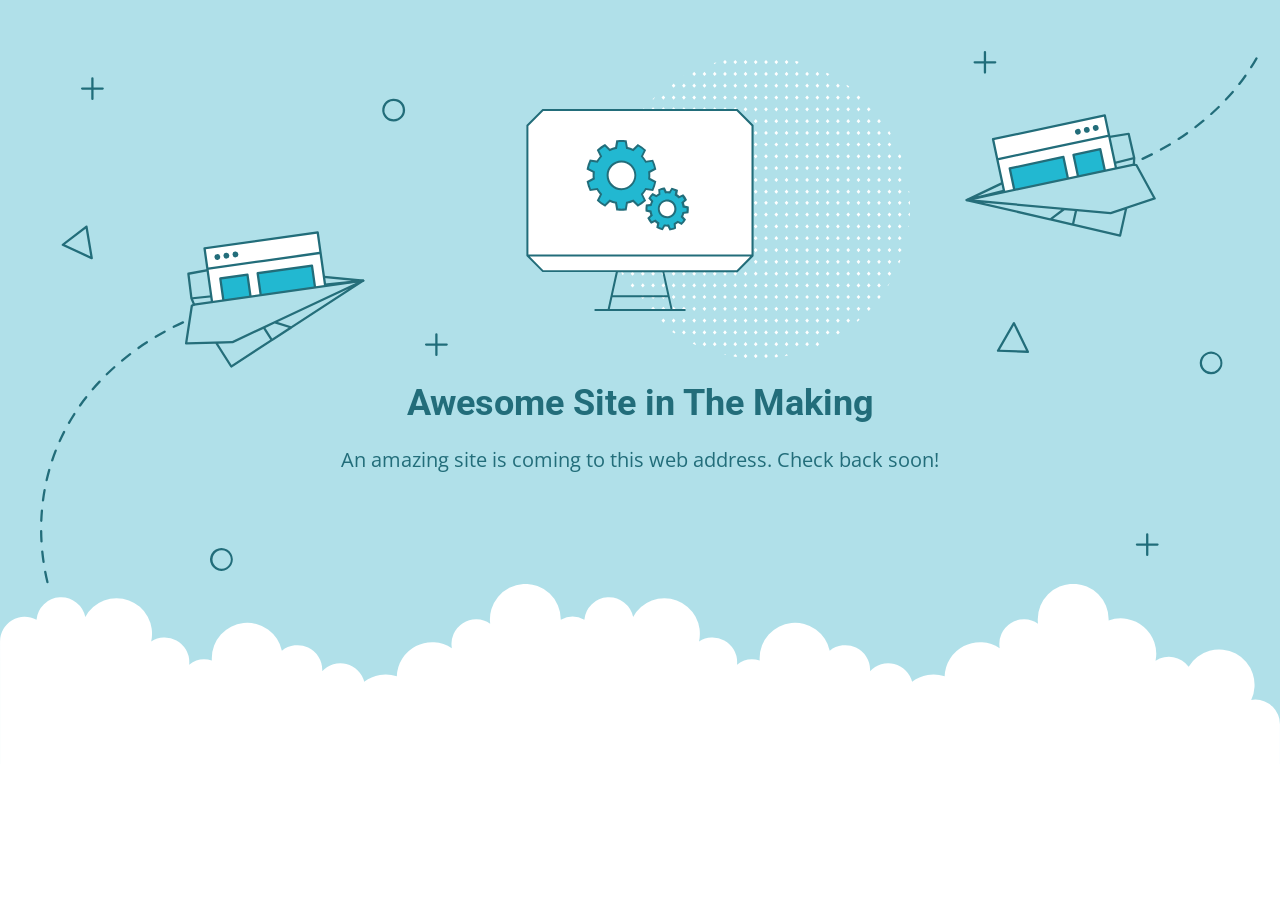
<file: Default.html>
<!DOCTYPE html>
<html lang="en">
<head>
    <meta charset="utf-8" />
    <meta name="viewport" content="width=device-width, initial-scale=1.0">
    <meta http-equiv="cache-control" content="no-store,max-age=0" />
    <meta name="robots" content="noindex" />
    <title>Under construction - Awesome site in the making!</title>
    <link href="https://fonts.googleapis.com/css?family=Open+Sans:400,700%7CRoboto:400,700" rel="stylesheet">
<style>
    * {
        box-sizing: border-box;
        -moz-box-sizing: border-box;
        -webkit-tap-highlight-color: transparent;
    }
    body {
        margin: 0;
        padding: 0;
        height: 100%;
        -webkit-text-size-adjust: 100%;
    }
    .fit-wide {
        position: relative;
        overflow: hidden;
        max-width: 1240px;
        margin: 0 auto;
        padding-top: 60px;
        padding-bottom: 60px;
        padding-left: 20px;
        padding-right: 20px;
    }
    .background-wrap { position: relative; }
    .background-wrap.cloud-blue { background-color: #b0e0e9; }
    .background-wrap.white { background-color: #fff; }
    .title { 
        position: relative; 
        text-align: center;
        margin: 20px auto 10px;
    }
    .title--regular { font-family: 'Roboto', Arial, sans-serif; }
    .title--size-large { font-size: 36px; line-height: 46px; }
    .title--size-semimedium { font-size: 20px; line-height: 28px; }
    .title--weight-normal { font-weight: 400; }
    .title--weight-bold { font-weight: 700; }
    .title--subtitle { 
        padding-bottom: 40px; 
        font-family: 'Open Sans', Arial ,sans-serif; 
        text-align: center;
    }
    .error h1,
    .error p { color: #226d7a; }
    .error--bg__cover {
        position: absolute;
        top: 0;
        width: 100%;
    }
    .error--shape__clouds svg {
        display: block;
    }
    .abstract-half-dot--circle {
        z-index: 0;
        position: absolute;
        left: 15em;
        right: 0;
        width: 300px;
        height: 300px;
        margin: 0 auto;
    }
    .icon-graphic {
        z-index: 1;
        position: relative;
        width: 300px;
        height: 300px;
        margin: 0 auto;
    }
    @media screen and (max-width: 767px) {
        .error--bg__cover { display: none; }
        .abstract-half-dot--circle { left: 0; }
    }
</style>
</head>
<body>
    <div id="container">
        <section class="error content background-wrap cloud-blue">
            <div class="fit-wide">
                <div class="error--bg__cover">
                    <svg id="b84d9c26-c1f1-49ed-af6c-5d5d2e52a772" data-name="Layer 1" xmlns="http://www.w3.org/2000/svg" viewBox="0 0 1085.037 591.033"><title>bg_under_construction</title><path d="M44.929,591.033a1,1,0,0,1-.8-.395c-1.814-2.385-3.607-4.846-5.331-7.313a1,1,0,0,1,1.64-1.146c1.708,2.446,3.485,4.884,5.283,7.249a1,1,0,0,1-.795,1.605Zm-10.314-14.77a1,1,0,0,1-.843-.46c-1.619-2.533-3.207-5.131-4.719-7.722a1,1,0,0,1,1.727-1.008c1.5,2.567,3.072,5.143,4.677,7.651a1,1,0,0,1-.842,1.539ZM25.54,560.705a1,1,0,0,1-.885-.532c-1.406-2.657-2.776-5.375-4.069-8.083a1,1,0,0,1,1.8-.862c1.281,2.683,2.638,5.377,4.031,8.009a1,1,0,0,1-.882,1.468Zm-7.763-16.251a1,1,0,0,1-.92-.608c-1.18-2.759-2.317-5.584-3.38-8.391a1,1,0,1,1,1.87-.709c1.053,2.783,2.18,5.58,3.349,8.315a1,1,0,0,1-.526,1.313A1.012,1.012,0,0,1,17.777,544.454ZM11.4,527.612a1,1,0,0,1-.949-.686c-.943-2.851-1.836-5.76-2.657-8.649a1,1,0,0,1,1.924-.547c.813,2.862,1.7,5.744,2.632,8.569a1,1,0,0,1-.636,1.262A.983.983,0,0,1,11.4,527.612Zm-4.916-17.32a1,1,0,0,1-.972-.769c-.694-2.923-1.333-5.9-1.9-8.845a1,1,0,1,1,1.964-.377c.56,2.918,1.192,5.865,1.88,8.759a1,1,0,0,1-.742,1.2A.968.968,0,0,1,6.488,510.292ZM3.1,492.613a1,1,0,0,1-.988-.855c-.435-2.971-.808-5.992-1.11-8.978a1,1,0,1,1,1.99-.2c.3,2.957.668,5.947,1.1,8.89a1,1,0,0,1-.844,1.133A.918.918,0,0,1,3.1,492.613Zm-1.8-17.9a1,1,0,0,1-1-.945c-.166-3-.265-6.039-.294-9.041a1,1,0,0,1,.99-1.009H1a1,1,0,0,1,1,.99c.029,2.972.127,5.982.292,8.949a1,1,0,0,1-.944,1.054Zm-.17-17.994H1.085a1,1,0,0,1-.963-1.036c.11-3,.293-6.038.542-9.03a1,1,0,0,1,1.993.166c-.247,2.962-.427,5.968-.536,8.938A1,1,0,0,1,1.122,456.714Zm1.5-17.929a.976.976,0,0,1-.132-.009,1,1,0,0,1-.862-1.121c.392-2.977.859-5.983,1.391-8.938a1,1,0,1,1,1.968.353C4.462,432,4,434.97,3.613,437.915A1,1,0,0,1,2.623,438.785Zm3.189-17.707a1.03,1.03,0,0,1-.226-.025,1,1,0,0,1-.75-1.2c.673-2.928,1.427-5.878,2.239-8.765A1,1,0,1,1,9,411.63c-.8,2.857-1.55,5.775-2.216,8.672A1,1,0,0,1,5.812,421.078Zm4.871-17.317a1,1,0,0,1-.949-1.317c.952-2.845,1.986-5.706,3.077-8.5a1,1,0,1,1,1.863.727c-1.078,2.766-2.1,5.6-3.043,8.411A1,1,0,0,1,10.683,403.761Zm6.532-16.752a1.018,1.018,0,0,1-.408-.087,1,1,0,0,1-.5-1.322c1.227-2.742,2.54-5.488,3.9-8.16a1,1,0,0,1,1.782.906c-1.345,2.644-2.643,5.359-3.857,8.071A1,1,0,0,1,17.215,387.009Zm8.151-16.033a.988.988,0,0,1-.5-.132,1,1,0,0,1-.372-1.364c1.485-2.6,3.06-5.2,4.681-7.74a1,1,0,1,1,1.685,1.076c-1.6,2.513-3.161,5.089-4.63,7.656A1,1,0,0,1,25.366,370.976Zm9.678-15.163a1,1,0,0,1-.815-1.578c1.727-2.439,3.544-4.882,5.4-7.257a1,1,0,1,1,1.577,1.231c-1.836,2.35-3.634,4.767-5.343,7.182A1,1,0,0,1,35.044,355.813ZM46.116,341.63a1,1,0,0,1-.759-1.651c1.944-2.268,3.976-4.533,6.039-6.734a1,1,0,1,1,1.459,1.368c-2.043,2.179-4.055,4.422-5.979,6.668A1,1,0,0,1,46.116,341.63ZM58.424,328.5a1,1,0,0,1-.7-1.715c2.134-2.087,4.354-4.169,6.6-6.187a1,1,0,0,1,1.338,1.487c-2.224,2-4.423,4.062-6.537,6.13A1,1,0,0,1,58.424,328.5Zm13.385-12.041a1,1,0,0,1-.639-1.77c2.3-1.9,4.679-3.8,7.078-5.631a1,1,0,0,1,1.214,1.589c-2.377,1.818-4.738,3.7-7.016,5.582A1,1,0,0,1,71.809,316.456ZM86.116,305.52a1,1,0,0,1-.577-1.817c2.442-1.722,4.961-3.429,7.488-5.073a1,1,0,0,1,1.091,1.675c-2.507,1.632-5,3.325-7.427,5.033A1,1,0,0,1,86.116,305.52Zm15.1-9.827a1,1,0,0,1-.516-1.858c2.571-1.542,5.209-3.06,7.841-4.513a1,1,0,1,1,.966,1.751c-2.611,1.441-5.228,2.947-7.777,4.477A1,1,0,0,1,101.213,295.693Zm15.777-8.706a1,1,0,0,1-.452-1.893c2.7-1.366,5.445-2.688,8.152-3.932a1,1,0,0,1,.835,1.818c-2.684,1.233-5.4,2.544-8.085,3.9A1,1,0,0,1,116.99,286.987Z" fill="#226d7a"/><path d="M964.741,140.005a1,1,0,0,1-.418-1.909c2.685-1.233,5.4-2.545,8.084-3.9a1,1,0,1,1,.9,1.785c-2.7,1.365-5.444,2.688-8.152,3.932A1,1,0,0,1,964.741,140.005Zm16.086-8.126a1,1,0,0,1-.485-1.875c2.61-1.44,5.227-2.947,7.779-4.477a1,1,0,1,1,1.029,1.714c-2.572,1.544-5.211,3.062-7.841,4.514A1,1,0,0,1,980.827,131.879Zm15.449-9.27a1,1,0,0,1-.547-1.838c2.513-1.636,5.011-3.329,7.427-5.032a1,1,0,0,1,1.152,1.634c-2.435,1.718-4.955,3.425-7.487,5.074A1.006,1.006,0,0,1,996.276,122.609Zm14.717-10.383a1,1,0,0,1-.609-1.794c2.375-1.814,4.736-3.692,7.018-5.582a1,1,0,1,1,1.275,1.54c-2.3,1.907-4.683,3.8-7.078,5.631A1,1,0,0,1,1010.993,112.226Zm13.863-11.488a1,1,0,0,1-.669-1.744c2.221-2,4.42-4.06,6.536-6.13a1,1,0,0,1,1.4,1.43c-2.136,2.089-4.356,4.171-6.6,6.187A1,1,0,0,1,1024.856,100.738Zm12.864-12.59a1,1,0,0,1-.729-1.684c2.047-2.183,4.058-4.427,5.98-6.668a1,1,0,0,1,1.518,1.3c-1.941,2.264-3.973,4.529-6.039,6.734A1,1,0,0,1,1037.72,88.148Zm11.71-13.665a1,1,0,0,1-.787-1.616c1.83-2.342,3.627-4.758,5.343-7.182a1,1,0,0,1,1.633,1.156c-1.735,2.449-3.551,4.891-5.4,7.257A1,1,0,0,1,1049.43,74.483ZM1059.823,59.8a1,1,0,0,1-.842-1.538c1.6-2.506,3.158-5.082,4.631-7.656a1,1,0,1,1,1.736.993c-1.489,2.6-3.064,5.207-4.681,7.739A1,1,0,0,1,1059.823,59.8Zm8.93-15.613a1,1,0,0,1-.89-1.453c1.343-2.64,2.64-5.356,3.857-8.071a1,1,0,1,1,1.825.817c-1.23,2.746-2.542,5.491-3.9,8.16A1,1,0,0,1,1068.753,44.184Zm7.35-16.411a.986.986,0,0,1-.363-.069,1,1,0,0,1-.569-1.3c1.077-2.759,2.1-5.589,3.044-8.41a1,1,0,0,1,1.9.634c-.953,2.852-1.989,5.713-3.077,8.5A1,1,0,0,1,1076.1,27.773Zm5.707-17.055a.969.969,0,0,1-.271-.038,1,1,0,0,1-.693-1.233c.8-2.856,1.55-5.774,2.216-8.672a1,1,0,0,1,1.949.448c-.674,2.93-1.426,5.879-2.239,8.766A1,1,0,0,1,1081.81,10.718Z" fill="#226d7a"/><path d="M309.461,106.337a9.971,9.971,0,0,1-7.251-3.106h0a10.012,10.012,0,1,1,7.251,3.106Zm0-17.992a8,8,0,0,0-5.8,13.508h0a8,8,0,1,0,5.8-13.508Z" fill="#226d7a"/><path d="M158.863,499.538l-.261,0a10.019,10.019,0,1,1,.261,0Zm-.012-18a8.042,8.042,0,1,0,.208,0C158.99,481.539,158.92,481.538,158.851,481.538Z" fill="#226d7a"/><path d="M1024.863,327.538c-.087,0-.174,0-.261,0a9.927,9.927,0,1,1,.261,0Zm-.012-18a8,8,0,0,0-5.794,13.511h0a7.945,7.945,0,0,0,5.6,2.486,8.038,8.038,0,0,0,5.715-2.2,8,8,0,0,0-5.309-13.8Z" fill="#226d7a"/><path d="M45.272,226.85a1,1,0,0,1-.417-.09L19.49,215.14a1,1,0,0,1-.191-1.7l20.758-15.9a1,1,0,0,1,1.594.629l4.607,27.516a1,1,0,0,1-.986,1.165ZM21.835,214.014l22.139,10.142-4.021-24.018Z" fill="#226d7a"/><path d="M864.386,308.865h-.037l-26.128-.969a1,1,0,0,1-.828-1.5L851.37,282.25a.968.968,0,0,1,.9-.5,1,1,0,0,1,.863.564l12.152,25.114a1,1,0,0,1-.9,1.435Zm-24.429-2.906,22.8.845-10.606-21.92Z" fill="#226d7a"/><path d="M54.856,76.538h-8v-8a1,1,0,0,0-2,0v8h-8a1,1,0,0,0,0,2h8v8a1,1,0,0,0,2,0v-8h8a1,1,0,1,0,0-2Z" fill="#206d7a"/><path d="M355.856,300.538h-8v-8a1,1,0,0,0-2,0v8h-8a1,1,0,0,0,0,2h8v8a1,1,0,0,0,2,0v-8h8a1,1,0,0,0,0-2Z" fill="#206d7a"/><path d="M977.856,475.538h-8v-8a1,1,0,0,0-2,0v8h-8a1,1,0,0,0,0,2h8v8a1,1,0,0,0,2,0v-8h8a1,1,0,0,0,0-2Z" fill="#206d7a"/><path d="M835.856,53.538h-8v-8a1,1,0,0,0-2,0v8h-8a1,1,0,0,0,0,2h8v8a1,1,0,1,0,2,0v-8h8a1,1,0,0,0,0-2Z" fill="#206d7a"/><path d="M283.817,245.786c0-.022.013-.042.018-.064a1.045,1.045,0,0,0,.008-.2c0-.03.011-.056.008-.085,0-.011-.008-.019-.009-.029s0-.027,0-.04v0c0-.007-.006-.014-.008-.02a.985.985,0,0,0-.088-.253.787.787,0,0,0-.039-.07c-.006-.009-.006-.02-.012-.029s-.04-.036-.057-.058a.974.974,0,0,0-.121-.143.887.887,0,0,0-.078-.059.917.917,0,0,0-.086-.05.981.981,0,0,0-.137-.07.917.917,0,0,0-.119-.038.785.785,0,0,0-.082-.015c-.022,0-.041-.015-.063-.017L160,232.857a1.019,1.019,0,0,0-.281.013l-30.052,5.685a1,1,0,0,0-.807,1.1l2.662,21.56a1.015,1.015,0,0,0,.074.272l1.966,4.574-1.156.577a1,1,0,0,0-.542.745l-5,33a1,1,0,0,0,.989,1.15h.027l25.641-.706L166.5,321.225a1,1,0,0,0,.632.44.949.949,0,0,0,.212.023,1,1,0,0,0,.545-.161l35.45-23.063a.819.819,0,0,0,.091-.041c.024-.015.036-.038.057-.055L220.349,287.4a.985.985,0,0,0,.134-.086L283.4,246.376c.023-.014.035-.038.056-.054a.98.98,0,0,0,.136-.121.848.848,0,0,0,.06-.072c.019-.026.036-.051.052-.078a.98.98,0,0,0,.072-.154A.863.863,0,0,0,283.817,245.786ZM203.178,296.18l-5.9-9.233,8.092-3.811,12.136,3.725Zm16.509-10.74-11.631-3.57,62-29.2Zm-59.732-50.579L272.732,245.58,133.39,260l-2.427-19.656ZM133.767,268.2l1.536-.768a1,1,0,0,0,.472-1.289l-1.8-4.191,143.139-14.814L168.2,298.427l-39.18,1.078Zm33.874,51.1-11.788-18.532,12.615-.347a1,1,0,0,0,.4-.1l26.583-12.519,6.052,9.464Z" fill="#256e7a"/><polygon points="249.581 250.259 242.998 203.42 143.972 217.337 150.573 264.308 249.581 250.259" fill="#fff"/><path d="M149.583,264.448l1.98-.281-3.957-28.154,48.523-6.82,48.523-6.819,3.939,28.026,1.98-.281-6.583-46.838a1,1,0,0,0-1.129-.852l-99.026,13.918a1,1,0,0,0-.852,1.129Zm92.564-59.9,2.227,15.844-48.523,6.82-48.523,6.819L145.1,218.188Z" fill="#226d7a"/><polygon points="184.236 259.531 181.538 240.333 157.771 243.673 160.474 262.903 184.236 259.531" fill="#22b8d1"/><polygon points="240.67 251.524 237.983 232.4 190.45 239.08 193.146 258.267 240.67 251.524" fill="#22b8d1"/><path d="M194.137,258.126l-2.558-18.195,45.553-6.4,2.548,18.135,1.98-.281-2.687-19.122a1,1,0,0,0-1.129-.852l-47.533,6.681a1,1,0,0,0-.851,1.129l2.7,19.188Z" fill="#226d7a"/><path d="M161.464,262.762,158.9,244.524l21.787-3.062,2.558,18.21,1.981-.281-2.7-19.2a1,1,0,0,0-1.13-.851l-23.766,3.34a1,1,0,0,0-.851,1.129l2.7,19.231Z" fill="#226d7a"/><path d="M154.779,222.382a2.537,2.537,0,1,1-2.128,2.824,2.5,2.5,0,0,1,2.128-2.824" fill="#226d7a"/><path d="M162.7,221.269a2.537,2.537,0,1,1-2.128,2.823,2.5,2.5,0,0,1,2.128-2.823" fill="#226d7a"/><path d="M170.623,220.155a2.538,2.538,0,1,1-2.128,2.824,2.5,2.5,0,0,1,2.128-2.824" fill="#226d7a"/><path d="M134.855,267.538a1,1,0,0,1-.14-1.99l148-21a1,1,0,1,1,.282,1.98l-148,21A.988.988,0,0,1,134.855,267.538Z" fill="#256e7a"/><path d="M810.138,175.693a.98.98,0,0,0,.121.12c.025.02.049.038.075.056s.053.032.082.047a.991.991,0,0,0,.169.067c.025.008.044.026.07.032l73.125,16.944a.9.9,0,0,0,.155.036l19.6,4.542c.026.008.046.026.072.032a.859.859,0,0,0,.1.008l41.2,9.547a1,1,0,0,0,.568-.035.941.941,0,0,0,.191-.094,1,1,0,0,0,.443-.63l5.214-23.6,24.336-8.106.026-.009a1,1,0,0,0,.536-1.419l-15.986-29.3a1,1,0,0,0-.763-.515l-1.284-.147.283-4.97a.947.947,0,0,0-.024-.281l-4.872-21.17a1,1,0,0,0-1.136-.763l-30.185,4.936a1.007,1.007,0,0,0-.268.084L810.452,174.137c-.02.01-.034.027-.054.037s-.048.026-.072.042a.944.944,0,0,0-.1.078.92.92,0,0,0-.1.112c-.022.026-.045.048-.065.076s-.037.053-.052.082a.986.986,0,0,0-.065.177.621.621,0,0,0-.034.074c0,.01,0,.02,0,.031,0,.026-.01.051-.013.078a1,1,0,0,0,0,.268c0,.007,0,.015,0,.022v0c0,.013.01.024.013.037s0,.02,0,.031c.008.028.027.049.037.077a.931.931,0,0,0,.077.187.522.522,0,0,0,.038.054A1.1,1.1,0,0,0,810.138,175.693Zm76.289,15.826,10.131-7.651,8.907.814-2.39,10.7Zm-61.081-14.153L893.6,183.6l-9.709,7.333Zm126.492-59.155,4.442,19.3L820.409,171.618l102.31-48.645Zm22.056,54.928-37.186,12.387L816.825,174.579,956.4,139.544l-.259,4.554a1,1,0,0,0,.884,1.051l1.706.2Zm-68.871,22.689,2.45-10.963,29.261,2.672a1.009,1.009,0,0,0,.408-.048l11.972-3.988-4.738,21.446Z" fill="#256e7a"/><polygon points="843.764 168.096 833.93 121.83 931.745 101.039 941.606 147.435 843.764 168.096" fill="#fff"/><path d="M932.723,100.831a1,1,0,0,0-1.186-.77l-97.815,20.791a1,1,0,0,0-.77,1.186l9.834,46.265,1.957-.413-5.885-27.683,47.93-10.188,47.929-10.187,5.911,27.809,1.957-.413Zm-1.749,1.394,3.327,15.65-47.929,10.188-47.93,10.188L835.116,122.6Z" fill="#226d7a"/><polygon points="908.34 154.46 904.309 135.496 927.785 130.506 931.822 149.501 908.34 154.46" fill="#22b8d1"/><polygon points="852.57 166.237 848.555 147.347 895.506 137.367 899.534 156.319 852.57 166.237" fill="#22b8d1"/><path d="M898.556,156.526l-3.82-17.972-44.995,9.563,3.807,17.913-1.956.414-4.016-18.889a1,1,0,0,1,.771-1.186l46.951-9.98a1,1,0,0,1,1.186.771l4.029,18.953Z" fill="#226d7a"/><path d="M930.844,149.708l-3.829-18.015-21.52,4.574,3.824,17.986-1.957.413L903.331,135.7a1,1,0,0,1,.77-1.186l23.476-4.99a1,1,0,0,1,1.186.771l4.037,19Z" fill="#226d7a"/><path d="M923.315,109.476a2.538,2.538,0,1,0,2.965,1.926,2.5,2.5,0,0,0-2.965-1.926" fill="#226d7a"/><path d="M915.489,111.139a2.538,2.538,0,1,0,2.966,1.926,2.5,2.5,0,0,0-2.966-1.926" fill="#226d7a"/><path d="M907.664,112.8a2.537,2.537,0,1,0,2.965,1.925,2.5,2.5,0,0,0-2.965-1.925" fill="#226d7a"/><path d="M957.482,145.094a1,1,0,0,0-.55-1.918L810.675,174.062a1,1,0,1,0,.413,1.957l146.257-30.885A1.075,1.075,0,0,0,957.482,145.094Z" fill="#256e7a"/></svg>
                </div>
                <div>
                    <div class="abstract-half-dot--circle">
                        <svg id="a57f7293-9654-4013-9c82-7cad22fc3689" data-name="Layer 1" xmlns="http://www.w3.org/2000/svg" viewBox="0 0 300 298.181"><title>circle_dots</title><polygon points="145.742 133.848 147.581 131.734 145.742 129.621 143.904 131.734 145.742 133.848" fill="#fff"/><polygon points="145.742 122.041 147.581 119.928 145.742 117.814 143.904 119.928 145.742 122.041" fill="#fff"/><polygon points="145.742 110.235 147.581 108.122 145.742 106.008 143.904 108.122 145.742 110.235" fill="#fff"/><polygon points="145.742 98.429 147.581 96.316 145.742 94.202 143.904 96.316 145.742 98.429" fill="#fff"/><polygon points="145.742 86.624 147.581 84.51 145.742 82.396 143.904 84.51 145.742 86.624" fill="#fff"/><polygon points="156.015 129.621 154.177 131.734 156.015 133.848 157.854 131.734 156.015 129.621" fill="#fff"/><polygon points="156.015 117.814 154.177 119.928 156.015 122.041 157.854 119.928 156.015 117.814" fill="#fff"/><polygon points="156.015 106.008 154.177 108.122 156.015 110.235 157.854 108.122 156.015 106.008" fill="#fff"/><polygon points="156.015 94.202 154.177 96.316 156.015 98.429 157.854 96.316 156.015 94.202" fill="#fff"/><polygon points="156.015 82.396 154.177 84.51 156.015 86.624 157.854 84.51 156.015 82.396" fill="#fff"/><polygon points="166.288 129.621 164.45 131.734 166.288 133.848 168.13 131.734 166.288 129.621" fill="#fff"/><polygon points="166.288 117.814 164.45 119.928 166.288 122.041 168.13 119.928 166.288 117.814" fill="#fff"/><polygon points="166.288 106.008 164.45 108.122 166.288 110.235 168.13 108.122 166.288 106.008" fill="#fff"/><polygon points="166.288 94.202 164.45 96.316 166.288 98.429 168.13 96.316 166.288 94.202" fill="#fff"/><polygon points="168.128 84.51 166.288 82.396 164.45 84.51 166.288 86.624 168.128 84.51" fill="#fff"/><polygon points="176.563 129.621 174.724 131.734 176.563 133.848 178.401 131.734 176.563 129.621" fill="#fff"/><polygon points="176.563 117.814 174.724 119.928 176.563 122.041 178.401 119.928 176.563 117.814" fill="#fff"/><polygon points="176.563 106.008 174.724 108.122 176.563 110.235 178.401 108.122 176.563 106.008" fill="#fff"/><polygon points="176.563 94.202 174.724 96.316 176.563 98.429 178.401 96.316 176.563 94.202" fill="#fff"/><polygon points="176.563 82.396 174.724 84.51 176.563 86.624 178.401 84.51 176.563 82.396" fill="#fff"/><polygon points="186.835 129.621 184.997 131.734 186.835 133.848 188.674 131.734 186.835 129.621" fill="#fff"/><polygon points="186.835 117.814 184.997 119.928 186.835 122.041 188.674 119.928 186.835 117.814" fill="#fff"/><polygon points="186.835 106.008 184.997 108.122 186.835 110.235 188.674 108.122 186.835 106.008" fill="#fff"/><polygon points="186.835 94.202 184.997 96.316 186.835 98.429 188.674 96.316 186.835 94.202" fill="#fff"/><polygon points="186.835 82.396 184.997 84.51 186.835 86.624 188.674 84.51 186.835 82.396" fill="#fff"/><polygon points="197.11 129.621 195.268 131.734 197.11 133.848 198.948 131.734 197.11 129.621" fill="#fff"/><polygon points="197.11 117.814 195.268 119.928 197.11 122.041 198.948 119.928 197.11 117.814" fill="#fff"/><polygon points="197.11 106.008 195.268 108.122 197.11 110.235 198.948 108.122 197.11 106.008" fill="#fff"/><polygon points="197.11 94.202 195.268 96.316 197.11 98.429 198.948 96.316 197.11 94.202" fill="#fff"/><polygon points="197.11 82.396 195.27 84.51 197.11 86.624 198.948 84.51 197.11 82.396" fill="#fff"/><polygon points="207.383 129.621 205.545 131.734 207.383 133.848 209.221 131.734 207.383 129.621" fill="#fff"/><polygon points="207.383 117.814 205.545 119.928 207.383 122.041 209.221 119.928 207.383 117.814" fill="#fff"/><polygon points="207.383 106.008 205.545 108.122 207.383 110.235 209.221 108.122 207.383 106.008" fill="#fff"/><polygon points="207.383 94.202 205.545 96.316 207.383 98.429 209.221 96.316 207.383 94.202" fill="#fff"/><polygon points="207.383 82.396 205.545 84.51 207.383 86.624 209.221 84.51 207.383 82.396" fill="#fff"/><polygon points="217.656 129.621 215.817 131.734 217.656 133.848 219.497 131.734 217.656 129.621" fill="#fff"/><polygon points="217.656 117.814 215.817 119.928 217.656 122.041 219.497 119.928 217.656 117.814" fill="#fff"/><polygon points="217.656 106.008 215.817 108.122 217.656 110.235 219.497 108.122 217.656 106.008" fill="#fff"/><polygon points="217.656 94.202 215.817 96.316 217.656 98.429 219.497 96.316 217.656 94.202" fill="#fff"/><polygon points="219.496 84.51 217.656 82.396 215.817 84.51 217.656 86.624 219.496 84.51" fill="#fff"/><polygon points="227.93 129.621 226.092 131.734 227.93 133.848 229.769 131.734 227.93 129.621" fill="#fff"/><polygon points="227.93 117.814 226.092 119.928 227.93 122.041 229.769 119.928 227.93 117.814" fill="#fff"/><polygon points="227.93 106.008 226.092 108.122 227.93 110.235 229.769 108.122 227.93 106.008" fill="#fff"/><polygon points="227.93 94.202 226.092 96.316 227.93 98.429 229.769 96.316 227.93 94.202" fill="#fff"/><polygon points="227.93 82.396 226.092 84.51 227.93 86.624 229.769 84.51 227.93 82.396" fill="#fff"/><polygon points="238.203 129.621 236.365 131.734 238.203 133.848 240.042 131.734 238.203 129.621" fill="#fff"/><polygon points="238.203 117.814 236.365 119.928 238.203 122.041 240.042 119.928 238.203 117.814" fill="#fff"/><polygon points="238.203 106.008 236.365 108.122 238.203 110.235 240.042 108.122 238.203 106.008" fill="#fff"/><polygon points="238.203 94.202 236.365 96.316 238.203 98.429 240.042 96.316 238.203 94.202" fill="#fff"/><polygon points="238.203 82.396 236.365 84.51 238.203 86.624 240.042 84.51 238.203 82.396" fill="#fff"/><polygon points="248.478 133.848 250.316 131.734 248.478 129.621 246.636 131.734 248.478 133.848" fill="#fff"/><polygon points="248.478 122.041 250.316 119.928 248.478 117.814 246.636 119.928 248.478 122.041" fill="#fff"/><polygon points="248.478 110.235 250.316 108.122 248.478 106.008 246.636 108.122 248.478 110.235" fill="#fff"/><polygon points="248.478 98.429 250.316 96.316 248.478 94.202 246.636 96.316 248.478 98.429" fill="#fff"/><polygon points="246.638 84.51 248.478 86.624 250.316 84.51 248.478 82.396 246.638 84.51" fill="#fff"/><polygon points="258.751 129.621 256.912 131.734 258.751 133.848 260.589 131.734 258.751 129.621" fill="#fff"/><polygon points="258.751 117.814 256.912 119.928 258.751 122.041 260.589 119.928 258.751 117.814" fill="#fff"/><polygon points="258.751 106.008 256.912 108.122 258.751 110.235 260.589 108.122 258.751 106.008" fill="#fff"/><polygon points="258.751 94.202 256.912 96.316 258.751 98.429 260.589 96.316 258.751 94.202" fill="#fff"/><polygon points="258.751 82.396 256.912 84.51 258.751 86.624 260.589 84.51 258.751 82.396" fill="#fff"/><polygon points="269.023 129.621 267.185 131.734 269.023 133.848 270.865 131.734 269.023 129.621" fill="#fff"/><polygon points="269.023 117.814 267.185 119.928 269.023 122.041 270.865 119.928 269.023 117.814" fill="#fff"/><polygon points="269.023 106.008 267.185 108.122 269.023 110.235 270.865 108.122 269.023 106.008" fill="#fff"/><polygon points="269.023 94.202 267.185 96.316 269.023 98.429 270.865 96.316 269.023 94.202" fill="#fff"/><polygon points="270.863 84.51 269.023 82.396 267.185 84.51 269.023 86.624 270.863 84.51" fill="#fff"/><polygon points="145.742 75.064 147.581 72.95 145.742 70.837 143.904 72.95 145.742 75.064" fill="#fff"/><polygon points="145.742 63.258 147.581 61.144 145.742 59.031 143.904 61.144 145.742 63.258" fill="#fff"/><polygon points="145.742 51.452 147.581 49.338 145.742 47.225 143.904 49.338 145.742 51.452" fill="#fff"/><polygon points="145.742 39.646 147.581 37.532 145.742 35.419 143.904 37.532 145.742 39.646" fill="#fff"/><polygon points="145.742 27.84 147.581 25.726 145.742 23.612 143.904 25.726 145.742 27.84" fill="#fff"/><polygon points="147.581 13.92 145.742 11.806 143.904 13.92 145.742 16.033 147.581 13.92" fill="#fff"/><polygon points="143.904 2.114 145.742 4.227 147.581 2.114 145.742 0 143.904 2.114" fill="#fff"/><polygon points="156.015 70.837 154.177 72.95 156.015 75.064 157.854 72.95 156.015 70.837" fill="#fff"/><polygon points="156.015 59.031 154.177 61.144 156.015 63.258 157.854 61.144 156.015 59.031" fill="#fff"/><polygon points="156.015 47.225 154.177 49.338 156.015 51.452 157.854 49.338 156.015 47.225" fill="#fff"/><polygon points="156.015 35.419 154.177 37.532 156.015 39.646 157.854 37.532 156.015 35.419" fill="#fff"/><polygon points="156.015 23.612 154.177 25.726 156.015 27.84 157.854 25.726 156.015 23.612" fill="#fff"/><polygon points="156.015 11.806 154.177 13.92 156.015 16.033 157.854 13.92 156.015 11.806" fill="#fff"/><polygon points="156.015 0 154.177 2.114 156.015 4.227 157.854 2.114 156.015 0" fill="#fff"/><polygon points="166.288 70.837 164.45 72.95 166.288 75.064 168.13 72.95 166.288 70.837" fill="#fff"/><polygon points="166.288 59.031 164.45 61.144 166.288 63.258 168.13 61.144 166.288 59.031" fill="#fff"/><polygon points="166.288 47.225 164.45 49.338 166.288 51.452 168.13 49.338 166.288 47.225" fill="#fff"/><polygon points="166.288 35.419 164.45 37.532 166.288 39.646 168.13 37.532 166.288 35.419" fill="#fff"/><polygon points="166.288 23.612 164.45 25.726 166.288 27.84 168.13 25.726 166.288 23.612" fill="#fff"/><polygon points="166.288 11.806 164.45 13.92 166.288 16.033 168.13 13.92 166.288 11.806" fill="#fff"/><polygon points="166.288 0 164.45 2.114 166.288 4.227 168.13 2.114 166.288 0" fill="#fff"/><polygon points="176.563 70.837 174.724 72.95 176.563 75.064 178.401 72.95 176.563 70.837" fill="#fff"/><polygon points="176.563 59.031 174.724 61.144 176.563 63.258 178.401 61.144 176.563 59.031" fill="#fff"/><polygon points="176.563 47.225 174.724 49.338 176.563 51.452 178.401 49.338 176.563 47.225" fill="#fff"/><polygon points="176.563 35.419 174.724 37.532 176.563 39.646 178.401 37.532 176.563 35.419" fill="#fff"/><polygon points="176.563 23.612 174.724 25.726 176.563 27.84 178.401 25.726 176.563 23.612" fill="#fff"/><polygon points="176.563 11.806 174.724 13.92 176.563 16.033 178.401 13.92 176.563 11.806" fill="#fff"/><polygon points="176.563 0 174.724 2.114 176.563 4.227 178.401 2.114 176.563 0" fill="#fff"/><polygon points="186.835 70.837 184.997 72.95 186.835 75.064 188.674 72.95 186.835 70.837" fill="#fff"/><polygon points="186.835 59.031 184.997 61.144 186.835 63.258 188.674 61.144 186.835 59.031" fill="#fff"/><polygon points="186.835 47.225 184.997 49.338 186.835 51.452 188.674 49.338 186.835 47.225" fill="#fff"/><polygon points="186.835 35.419 184.997 37.532 186.835 39.646 188.674 37.532 186.835 35.419" fill="#fff"/><polygon points="186.835 23.612 184.997 25.726 186.835 27.84 188.674 25.726 186.835 23.612" fill="#fff"/><polygon points="186.835 11.806 184.997 13.92 186.835 16.033 188.674 13.92 186.835 11.806" fill="#fff"/><path d="M186.835,4.227l1.839-2.113-.31-.356c-.826-.225-1.651-.45-2.483-.661L185,2.114Z" fill="#fff"/><polygon points="197.11 70.837 195.268 72.95 197.11 75.064 198.948 72.95 197.11 70.837" fill="#fff"/><polygon points="197.11 59.031 195.268 61.144 197.11 63.258 198.948 61.144 197.11 59.031" fill="#fff"/><polygon points="197.11 47.225 195.268 49.338 197.11 51.452 198.948 49.338 197.11 47.225" fill="#fff"/><polygon points="197.11 35.419 195.268 37.532 197.11 39.646 198.948 37.532 197.11 35.419" fill="#fff"/><polygon points="197.11 23.612 195.268 25.726 197.11 27.84 198.948 25.726 197.11 23.612" fill="#fff"/><polygon points="197.11 11.806 195.268 13.92 197.11 16.033 198.948 13.92 197.11 11.806" fill="#fff"/><polygon points="207.383 70.837 205.545 72.95 207.383 75.064 209.221 72.95 207.383 70.837" fill="#fff"/><polygon points="207.383 59.031 205.545 61.144 207.383 63.258 209.221 61.144 207.383 59.031" fill="#fff"/><polygon points="207.383 47.225 205.545 49.338 207.383 51.452 209.221 49.338 207.383 47.225" fill="#fff"/><polygon points="207.383 35.419 205.545 37.532 207.383 39.646 209.221 37.532 207.383 35.419" fill="#fff"/><polygon points="207.383 23.612 205.545 25.726 207.383 27.84 209.221 25.726 207.383 23.612" fill="#fff"/><polygon points="207.383 11.806 205.545 13.92 207.383 16.033 209.221 13.92 207.383 11.806" fill="#fff"/><polygon points="217.656 70.837 215.817 72.95 217.656 75.064 219.497 72.95 217.656 70.837" fill="#fff"/><polygon points="217.656 59.031 215.817 61.144 217.656 63.258 219.497 61.144 217.656 59.031" fill="#fff"/><polygon points="217.656 47.225 215.817 49.338 217.656 51.452 219.497 49.338 217.656 47.225" fill="#fff"/><polygon points="217.656 35.419 215.817 37.532 217.656 39.646 219.497 37.532 217.656 35.419" fill="#fff"/><polygon points="217.656 23.612 215.817 25.726 217.656 27.84 219.497 25.726 217.656 23.612" fill="#fff"/><path d="M217.656,16.033l1.753-2.011c-.842-.445-1.685-.887-2.535-1.317l-1.057,1.215Z" fill="#fff"/><polygon points="227.93 70.837 226.092 72.95 227.93 75.064 229.769 72.95 227.93 70.837" fill="#fff"/><polygon points="227.93 59.031 226.092 61.144 227.93 63.258 229.769 61.144 227.93 59.031" fill="#fff"/><polygon points="227.93 47.225 226.092 49.338 227.93 51.452 229.769 49.338 227.93 47.225" fill="#fff"/><polygon points="227.93 35.419 226.092 37.532 227.93 39.646 229.769 37.532 227.93 35.419" fill="#fff"/><polygon points="227.93 23.612 226.092 25.726 227.93 27.84 229.769 25.726 227.93 23.612" fill="#fff"/><polygon points="238.203 70.837 236.365 72.95 238.203 75.064 240.042 72.95 238.203 70.837" fill="#fff"/><polygon points="238.203 59.031 236.365 61.144 238.203 63.258 240.042 61.144 238.203 59.031" fill="#fff"/><polygon points="238.203 47.225 236.365 49.338 238.203 51.452 240.042 49.338 238.203 47.225" fill="#fff"/><polygon points="238.203 35.419 236.365 37.532 238.203 39.646 240.042 37.532 238.203 35.419" fill="#fff"/><path d="M236.365,25.726,238.2,27.84l1.084-1.246c-.744-.555-1.5-1.1-2.25-1.641Z" fill="#fff"/><polygon points="248.478 75.064 250.316 72.95 248.478 70.837 246.636 72.95 248.478 75.064" fill="#fff"/><polygon points="248.478 63.258 250.316 61.144 248.478 59.031 246.636 61.144 248.478 63.258" fill="#fff"/><polygon points="250.316 49.338 248.478 47.225 246.636 49.338 248.478 51.452 250.316 49.338" fill="#fff"/><polygon points="246.636 37.532 248.478 39.646 250.316 37.532 248.478 35.419 246.636 37.532" fill="#fff"/><polygon points="258.751 70.837 256.912 72.95 258.751 75.064 260.589 72.95 258.751 70.837" fill="#fff"/><polygon points="258.751 59.031 256.912 61.144 258.751 63.258 260.589 61.144 258.751 59.031" fill="#fff"/><polygon points="258.751 47.225 256.912 49.338 258.751 51.452 260.589 49.338 258.751 47.225" fill="#fff"/><polygon points="269.023 70.837 267.185 72.95 269.023 75.064 270.865 72.95 269.023 70.837" fill="#fff"/><polygon points="269.023 59.031 267.185 61.144 269.023 63.258 270.865 61.144 269.023 59.031" fill="#fff"/><polygon points="279.445 129.621 277.607 131.734 279.445 133.848 281.284 131.734 279.445 129.621" fill="#fff"/><polygon points="279.445 117.814 277.607 119.928 279.445 122.041 281.284 119.928 279.445 117.814" fill="#fff"/><polygon points="279.445 106.008 277.607 108.122 279.445 110.235 281.284 108.122 279.445 106.008" fill="#fff"/><polygon points="279.445 94.202 277.607 96.316 279.445 98.429 281.284 96.316 279.445 94.202" fill="#fff"/><polygon points="279.445 82.396 277.607 84.51 279.445 86.624 281.284 84.51 279.445 82.396" fill="#fff"/><polygon points="289.718 129.621 287.88 131.734 289.718 133.848 291.56 131.734 289.718 129.621" fill="#fff"/><polygon points="289.718 117.814 287.88 119.928 289.718 122.041 291.56 119.928 289.718 117.814" fill="#fff"/><polygon points="289.718 106.008 287.88 108.122 289.718 110.235 291.56 108.122 289.718 106.008" fill="#fff"/><path d="M287.88,96.316l1.838,2.113,1.515-1.739c-.151-.422-.3-.846-.451-1.267L289.718,94.2Z" fill="#fff"/><path d="M299.092,130.656l-.938,1.078,1.192,1.37Q299.229,131.877,299.092,130.656Z" fill="#fff"/><path d="M279.445,75.064l1.241-1.427q-.721-1.278-1.466-2.541l-1.613,1.854Z" fill="#fff"/><polygon points="1.838 129.621 0 131.734 1.838 133.848 3.677 131.734 1.838 129.621" fill="#fff"/><polygon points="1.838 117.814 0 119.928 1.838 122.041 3.677 119.928 1.838 117.814" fill="#fff"/><path d="M1.838,110.235l1.839-2.113-1.534-1.764q-.456,1.6-.876,3.22Z" fill="#fff"/><polygon points="12.113 129.621 10.271 131.734 12.113 133.848 13.951 131.734 12.113 129.621" fill="#fff"/><polygon points="12.113 117.814 10.271 119.928 12.113 122.041 13.951 119.928 12.113 117.814" fill="#fff"/><polygon points="12.113 106.008 10.271 108.122 12.113 110.235 13.951 108.122 12.113 106.008" fill="#fff"/><polygon points="12.113 94.202 10.271 96.316 12.113 98.429 13.951 96.316 12.113 94.202" fill="#fff"/><polygon points="12.113 82.396 10.273 84.51 12.113 86.624 13.951 84.51 12.113 82.396" fill="#fff"/><polygon points="22.533 129.621 20.695 131.734 22.533 133.848 24.371 131.734 22.533 129.621" fill="#fff"/><polygon points="22.533 117.814 20.695 119.928 22.533 122.041 24.371 119.928 22.533 117.814" fill="#fff"/><polygon points="22.533 106.008 20.695 108.122 22.533 110.235 24.371 108.122 22.533 106.008" fill="#fff"/><polygon points="22.533 94.202 20.695 96.316 22.533 98.429 24.371 96.316 22.533 94.202" fill="#fff"/><polygon points="22.533 82.396 20.695 84.51 22.533 86.624 24.371 84.51 22.533 82.396" fill="#fff"/><polygon points="32.808 129.621 30.966 131.734 32.808 133.848 34.646 131.734 32.808 129.621" fill="#fff"/><polygon points="32.808 117.814 30.966 119.928 32.808 122.041 34.646 119.928 32.808 117.814" fill="#fff"/><polygon points="32.808 106.008 30.966 108.122 32.808 110.235 34.646 108.122 32.808 106.008" fill="#fff"/><polygon points="32.808 94.202 30.966 96.316 32.808 98.429 34.646 96.316 32.808 94.202" fill="#fff"/><polygon points="32.808 82.396 30.968 84.51 32.808 86.624 34.646 84.51 32.808 82.396" fill="#fff"/><polygon points="43.08 129.621 41.242 131.734 43.08 133.848 44.919 131.734 43.08 129.621" fill="#fff"/><polygon points="43.08 117.814 41.242 119.928 43.08 122.041 44.919 119.928 43.08 117.814" fill="#fff"/><polygon points="43.08 106.008 41.242 108.122 43.08 110.235 44.919 108.122 43.08 106.008" fill="#fff"/><polygon points="43.08 94.202 41.242 96.316 43.08 98.429 44.919 96.316 43.08 94.202" fill="#fff"/><polygon points="43.08 82.396 41.242 84.51 43.08 86.624 44.919 84.51 43.08 82.396" fill="#fff"/><polygon points="53.353 129.621 51.515 131.734 53.353 133.848 55.195 131.734 53.353 129.621" fill="#fff"/><polygon points="53.353 117.814 51.515 119.928 53.353 122.041 55.195 119.928 53.353 117.814" fill="#fff"/><polygon points="53.353 106.008 51.515 108.122 53.353 110.235 55.195 108.122 53.353 106.008" fill="#fff"/><polygon points="53.353 94.202 51.515 96.316 53.353 98.429 55.195 96.316 53.353 94.202" fill="#fff"/><polygon points="55.193 84.51 53.353 82.396 51.515 84.51 53.353 86.624 55.193 84.51" fill="#fff"/><polygon points="63.628 129.621 61.789 131.734 63.628 133.848 65.466 131.734 63.628 129.621" fill="#fff"/><polygon points="63.628 117.814 61.789 119.928 63.628 122.041 65.466 119.928 63.628 117.814" fill="#fff"/><polygon points="63.628 106.008 61.789 108.122 63.628 110.235 65.466 108.122 63.628 106.008" fill="#fff"/><polygon points="63.628 94.202 61.789 96.316 63.628 98.429 65.466 96.316 63.628 94.202" fill="#fff"/><polygon points="63.628 82.396 61.789 84.51 63.628 86.624 65.466 84.51 63.628 82.396" fill="#fff"/><polygon points="73.901 129.621 72.062 131.734 73.901 133.848 75.739 131.734 73.901 129.621" fill="#fff"/><polygon points="73.901 117.814 72.062 119.928 73.901 122.041 75.739 119.928 73.901 117.814" fill="#fff"/><polygon points="73.901 106.008 72.062 108.122 73.901 110.235 75.739 108.122 73.901 106.008" fill="#fff"/><polygon points="73.901 94.202 72.062 96.316 73.901 98.429 75.739 96.316 73.901 94.202" fill="#fff"/><polygon points="73.901 82.396 72.062 84.51 73.901 86.624 75.739 84.51 73.901 82.396" fill="#fff"/><polygon points="84.174 129.621 82.335 131.734 84.174 133.848 86.015 131.734 84.174 129.621" fill="#fff"/><polygon points="84.174 117.814 82.335 119.928 84.174 122.041 86.015 119.928 84.174 117.814" fill="#fff"/><polygon points="84.174 106.008 82.335 108.122 84.174 110.235 86.015 108.122 84.174 106.008" fill="#fff"/><polygon points="84.174 94.202 82.335 96.316 84.174 98.429 86.015 96.316 84.174 94.202" fill="#fff"/><polygon points="86.014 84.51 84.174 82.396 82.335 84.51 84.174 86.624 86.014 84.51" fill="#fff"/><polygon points="94.448 129.621 92.61 131.734 94.448 133.848 96.286 131.734 94.448 129.621" fill="#fff"/><polygon points="94.448 117.814 92.61 119.928 94.448 122.041 96.286 119.928 94.448 117.814" fill="#fff"/><polygon points="94.448 106.008 92.61 108.122 94.448 110.235 96.286 108.122 94.448 106.008" fill="#fff"/><polygon points="94.448 94.202 92.61 96.316 94.448 98.429 96.286 96.316 94.448 94.202" fill="#fff"/><polygon points="94.448 82.396 92.61 84.51 94.448 86.624 96.286 84.51 94.448 82.396" fill="#fff"/><polygon points="104.721 129.621 102.883 131.734 104.721 133.848 106.559 131.734 104.721 129.621" fill="#fff"/><polygon points="104.721 117.814 102.883 119.928 104.721 122.041 106.559 119.928 104.721 117.814" fill="#fff"/><polygon points="104.721 106.008 102.883 108.122 104.721 110.235 106.559 108.122 104.721 106.008" fill="#fff"/><polygon points="104.721 94.202 102.883 96.316 104.721 98.429 106.559 96.316 104.721 94.202" fill="#fff"/><polygon points="104.721 82.396 102.883 84.51 104.721 86.624 106.559 84.51 104.721 82.396" fill="#fff"/><polygon points="114.996 129.621 113.154 131.734 114.996 133.848 116.834 131.734 114.996 129.621" fill="#fff"/><polygon points="114.996 117.814 113.154 119.928 114.996 122.041 116.834 119.928 114.996 117.814" fill="#fff"/><polygon points="114.996 106.008 113.154 108.122 114.996 110.235 116.834 108.122 114.996 106.008" fill="#fff"/><polygon points="114.996 94.202 113.154 96.316 114.996 98.429 116.834 96.316 114.996 94.202" fill="#fff"/><polygon points="114.996 82.396 113.156 84.51 114.996 86.624 116.834 84.51 114.996 82.396" fill="#fff"/><polygon points="125.268 133.848 127.107 131.734 125.268 129.621 123.43 131.734 125.268 133.848" fill="#fff"/><polygon points="125.268 122.041 127.107 119.928 125.268 117.814 123.43 119.928 125.268 122.041" fill="#fff"/><polygon points="125.268 110.235 127.107 108.122 125.268 106.008 123.43 108.122 125.268 110.235" fill="#fff"/><polygon points="125.268 98.429 127.107 96.316 125.268 94.202 123.43 96.316 125.268 98.429" fill="#fff"/><polygon points="125.268 86.624 127.107 84.51 125.268 82.396 123.43 84.51 125.268 86.624" fill="#fff"/><polygon points="135.541 133.848 137.383 131.734 135.541 129.621 133.703 131.734 135.541 133.848" fill="#fff"/><polygon points="135.541 122.041 137.383 119.928 135.541 117.814 133.703 119.928 135.541 122.041" fill="#fff"/><polygon points="135.541 110.235 137.383 108.122 135.541 106.008 133.703 108.122 135.541 110.235" fill="#fff"/><polygon points="135.541 98.429 137.383 96.316 135.541 94.202 133.703 96.316 135.541 98.429" fill="#fff"/><polygon points="135.541 86.624 137.381 84.51 135.541 82.396 133.703 84.51 135.541 86.624" fill="#fff"/><polygon points="22.533 70.837 20.695 72.95 22.533 75.064 24.371 72.95 22.533 70.837" fill="#fff"/><path d="M22.533,63.258l1.838-2.114-.387-.445c-.55.779-1.1,1.559-1.634,2.349Z" fill="#fff"/><polygon points="32.808 70.837 30.966 72.95 32.808 75.064 34.646 72.95 32.808 70.837" fill="#fff"/><polygon points="32.808 59.031 30.966 61.144 32.808 63.258 34.646 61.144 32.808 59.031" fill="#fff"/><path d="M32.808,51.452l1.838-2.114-.9-1.037c-.616.7-1.222,1.416-1.825,2.132Z" fill="#fff"/><polygon points="43.08 70.837 41.242 72.95 43.08 75.064 44.919 72.95 43.08 70.837" fill="#fff"/><polygon points="43.08 59.031 41.242 61.144 43.08 63.258 44.919 61.144 43.08 59.031" fill="#fff"/><polygon points="43.08 47.225 41.242 49.338 43.08 51.452 44.919 49.338 43.08 47.225" fill="#fff"/><path d="M43.08,39.646l1.839-2.114-.342-.393q-1.016.947-2.015,1.911Z" fill="#fff"/><polygon points="53.353 70.837 51.515 72.95 53.353 75.064 55.195 72.95 53.353 70.837" fill="#fff"/><polygon points="53.353 59.031 51.515 61.144 53.353 63.258 55.195 61.144 53.353 59.031" fill="#fff"/><polygon points="53.353 47.225 51.515 49.338 53.353 51.452 55.195 49.338 53.353 47.225" fill="#fff"/><polygon points="53.353 35.419 51.515 37.532 53.353 39.646 55.195 37.532 53.353 35.419" fill="#fff"/><polygon points="63.628 70.837 61.789 72.95 63.628 75.064 65.466 72.95 63.628 70.837" fill="#fff"/><polygon points="63.628 59.031 61.789 61.144 63.628 63.258 65.466 61.144 63.628 59.031" fill="#fff"/><polygon points="63.628 47.225 61.789 49.338 63.628 51.452 65.466 49.338 63.628 47.225" fill="#fff"/><polygon points="63.628 35.419 61.789 37.532 63.628 39.646 65.466 37.532 63.628 35.419" fill="#fff"/><polygon points="63.628 23.612 61.789 25.726 63.628 27.84 65.466 25.726 63.628 23.612" fill="#fff"/><polygon points="73.901 70.837 72.062 72.95 73.901 75.064 75.739 72.95 73.901 70.837" fill="#fff"/><polygon points="73.901 59.031 72.062 61.144 73.901 63.258 75.739 61.144 73.901 59.031" fill="#fff"/><polygon points="73.901 47.225 72.062 49.338 73.901 51.452 75.739 49.338 73.901 47.225" fill="#fff"/><polygon points="73.901 35.419 72.062 37.532 73.901 39.646 75.739 37.532 73.901 35.419" fill="#fff"/><polygon points="73.901 23.612 72.062 25.726 73.901 27.84 75.739 25.726 73.901 23.612" fill="#fff"/><path d="M73.9,16.033l.476-.547c-.214.119-.429.237-.642.357Z" fill="#fff"/><polygon points="84.174 70.837 82.335 72.95 84.174 75.064 86.015 72.95 84.174 70.837" fill="#fff"/><polygon points="84.174 59.031 82.335 61.144 84.174 63.258 86.015 61.144 84.174 59.031" fill="#fff"/><polygon points="84.174 47.225 82.335 49.338 84.174 51.452 86.015 49.338 84.174 47.225" fill="#fff"/><polygon points="84.174 35.419 82.335 37.532 84.174 39.646 86.015 37.532 84.174 35.419" fill="#fff"/><polygon points="84.174 23.612 82.335 25.726 84.174 27.84 86.015 25.726 84.174 23.612" fill="#fff"/><polygon points="84.174 11.806 82.335 13.92 84.174 16.033 86.015 13.92 84.174 11.806" fill="#fff"/><polygon points="94.448 70.837 92.61 72.95 94.448 75.064 96.286 72.95 94.448 70.837" fill="#fff"/><polygon points="94.448 59.031 92.61 61.144 94.448 63.258 96.286 61.144 94.448 59.031" fill="#fff"/><polygon points="94.448 47.225 92.61 49.338 94.448 51.452 96.286 49.338 94.448 47.225" fill="#fff"/><polygon points="94.448 35.419 92.61 37.532 94.448 39.646 96.286 37.532 94.448 35.419" fill="#fff"/><polygon points="94.448 23.612 92.61 25.726 94.448 27.84 96.286 25.726 94.448 23.612" fill="#fff"/><polygon points="94.448 11.806 92.61 13.92 94.448 16.033 96.286 13.92 94.448 11.806" fill="#fff"/><polygon points="104.721 70.837 102.883 72.95 104.721 75.064 106.559 72.95 104.721 70.837" fill="#fff"/><polygon points="104.721 59.031 102.883 61.144 104.721 63.258 106.559 61.144 104.721 59.031" fill="#fff"/><polygon points="104.721 47.225 102.883 49.338 104.721 51.452 106.559 49.338 104.721 47.225" fill="#fff"/><polygon points="104.721 35.419 102.883 37.532 104.721 39.646 106.559 37.532 104.721 35.419" fill="#fff"/><polygon points="104.721 23.612 102.883 25.726 104.721 27.84 106.559 25.726 104.721 23.612" fill="#fff"/><polygon points="104.721 11.806 102.883 13.92 104.721 16.033 106.559 13.92 104.721 11.806" fill="#fff"/><path d="M104.721,4.227l1.759-2.022c-.937.266-1.868.545-2.8.828Z" fill="#fff"/><polygon points="114.996 70.837 113.154 72.95 114.996 75.064 116.834 72.95 114.996 70.837" fill="#fff"/><polygon points="114.996 59.031 113.154 61.144 114.996 63.258 116.834 61.144 114.996 59.031" fill="#fff"/><polygon points="114.996 47.225 113.154 49.338 114.996 51.452 116.834 49.338 114.996 47.225" fill="#fff"/><polygon points="114.996 35.419 113.154 37.532 114.996 39.646 116.834 37.532 114.996 35.419" fill="#fff"/><polygon points="114.996 23.612 113.154 25.726 114.996 27.84 116.834 25.726 114.996 23.612" fill="#fff"/><polygon points="114.996 11.806 113.154 13.92 114.996 16.033 116.834 13.92 114.996 11.806" fill="#fff"/><path d="M113.154,2.114,115,4.227l1.838-2.113-1.8-2.066-.1.023Z" fill="#fff"/><polygon points="125.268 75.064 127.107 72.95 125.268 70.837 123.43 72.95 125.268 75.064" fill="#fff"/><polygon points="125.268 63.258 127.107 61.144 125.268 59.031 123.43 61.144 125.268 63.258" fill="#fff"/><polygon points="125.268 51.452 127.107 49.338 125.268 47.225 123.43 49.338 125.268 51.452" fill="#fff"/><polygon points="125.268 39.646 127.107 37.532 125.268 35.419 123.43 37.532 125.268 39.646" fill="#fff"/><polygon points="125.268 27.84 127.107 25.726 125.268 23.612 123.43 25.726 125.268 27.84" fill="#fff"/><polygon points="125.268 16.033 127.107 13.92 125.268 11.806 123.43 13.92 125.268 16.033" fill="#fff"/><polygon points="127.107 2.114 125.268 0 123.43 2.114 125.268 4.227 127.107 2.114" fill="#fff"/><polygon points="135.541 75.064 137.383 72.95 135.541 70.837 133.703 72.95 135.541 75.064" fill="#fff"/><polygon points="135.541 63.258 137.383 61.144 135.541 59.031 133.703 61.144 135.541 63.258" fill="#fff"/><polygon points="135.541 51.452 137.383 49.338 135.541 47.225 133.703 49.338 135.541 51.452" fill="#fff"/><polygon points="135.541 39.646 137.383 37.532 135.541 35.419 133.703 37.532 135.541 39.646" fill="#fff"/><polygon points="135.541 27.84 137.383 25.726 135.541 23.612 133.703 25.726 135.541 27.84" fill="#fff"/><polygon points="135.541 16.033 137.383 13.92 135.541 11.806 133.703 13.92 135.541 16.033" fill="#fff"/><polygon points="137.383 2.114 135.541 0 133.703 2.114 135.541 4.227 137.383 2.114" fill="#fff"/><polygon points="145.742 286.348 147.581 284.234 145.742 282.121 143.904 284.234 145.742 286.348" fill="#fff"/><polygon points="145.742 274.542 147.581 272.428 145.742 270.315 143.904 272.428 145.742 274.542" fill="#fff"/><polygon points="145.742 262.736 147.581 260.622 145.742 258.509 143.904 260.622 145.742 262.736" fill="#fff"/><polygon points="145.742 250.929 147.581 248.815 145.742 246.702 143.904 248.815 145.742 250.929" fill="#fff"/><polygon points="145.742 239.123 147.581 237.01 145.742 234.896 143.904 237.01 145.742 239.123" fill="#fff"/><polygon points="154.177 284.234 156.015 286.348 157.854 284.234 156.015 282.121 154.177 284.234" fill="#fff"/><polygon points="156.015 270.315 154.177 272.428 156.015 274.542 157.854 272.428 156.015 270.315" fill="#fff"/><polygon points="156.015 258.509 154.177 260.622 156.015 262.736 157.854 260.622 156.015 258.509" fill="#fff"/><polygon points="156.015 246.702 154.177 248.815 156.015 250.929 157.854 248.815 156.015 246.702" fill="#fff"/><polygon points="156.015 234.896 154.177 237.01 156.015 239.123 157.854 237.01 156.015 234.896" fill="#fff"/><polygon points="164.45 284.234 166.288 286.348 168.13 284.234 166.288 282.121 164.45 284.234" fill="#fff"/><polygon points="166.288 270.315 164.45 272.428 166.288 274.542 168.13 272.428 166.288 270.315" fill="#fff"/><polygon points="166.288 258.509 164.45 260.622 166.288 262.736 168.13 260.622 166.288 258.509" fill="#fff"/><polygon points="166.288 246.702 164.45 248.815 166.288 250.929 168.13 248.815 166.288 246.702" fill="#fff"/><polygon points="166.288 234.896 164.45 237.01 166.288 239.123 168.13 237.01 166.288 234.896" fill="#fff"/><polygon points="174.724 284.234 176.563 286.348 178.401 284.234 176.563 282.121 174.724 284.234" fill="#fff"/><polygon points="176.563 270.315 174.724 272.428 176.563 274.542 178.401 272.428 176.563 270.315" fill="#fff"/><polygon points="176.563 258.509 174.724 260.622 176.563 262.736 178.401 260.622 176.563 258.509" fill="#fff"/><polygon points="176.563 246.702 174.724 248.815 176.563 250.929 178.401 248.815 176.563 246.702" fill="#fff"/><polygon points="176.563 234.896 174.724 237.01 176.563 239.123 178.401 237.01 176.563 234.896" fill="#fff"/><polygon points="184.997 284.234 186.835 286.348 188.674 284.234 186.835 282.121 184.997 284.234" fill="#fff"/><polygon points="186.835 270.315 184.997 272.428 186.835 274.542 188.674 272.428 186.835 270.315" fill="#fff"/><polygon points="186.835 258.509 184.997 260.622 186.835 262.736 188.674 260.622 186.835 258.509" fill="#fff"/><polygon points="186.835 246.702 184.997 248.815 186.835 250.929 188.674 248.815 186.835 246.702" fill="#fff"/><polygon points="186.835 234.896 184.997 237.01 186.835 239.123 188.674 237.01 186.835 234.896" fill="#fff"/><polygon points="195.268 284.234 197.11 286.348 198.948 284.234 197.11 282.121 195.268 284.234" fill="#fff"/><polygon points="197.11 270.315 195.268 272.428 197.11 274.542 198.948 272.428 197.11 270.315" fill="#fff"/><polygon points="197.11 258.509 195.268 260.622 197.11 262.736 198.948 260.622 197.11 258.509" fill="#fff"/><polygon points="197.11 246.702 195.268 248.815 197.11 250.929 198.948 248.815 197.11 246.702" fill="#fff"/><polygon points="197.11 234.896 195.268 237.01 197.11 239.123 198.948 237.01 197.11 234.896" fill="#fff"/><polygon points="205.545 284.234 207.383 286.348 209.221 284.234 207.383 282.121 205.545 284.234" fill="#fff"/><polygon points="207.383 270.315 205.545 272.428 207.383 274.542 209.221 272.428 207.383 270.315" fill="#fff"/><polygon points="207.383 258.509 205.545 260.622 207.383 262.736 209.221 260.622 207.383 258.509" fill="#fff"/><polygon points="207.383 246.702 205.545 248.815 207.383 250.929 209.221 248.815 207.383 246.702" fill="#fff"/><polygon points="207.383 234.896 205.545 237.01 207.383 239.123 209.221 237.01 207.383 234.896" fill="#fff"/><polygon points="215.817 272.428 217.656 274.542 219.497 272.428 217.656 270.315 215.817 272.428" fill="#fff"/><polygon points="217.656 258.509 215.817 260.622 217.656 262.736 219.497 260.622 217.656 258.509" fill="#fff"/><polygon points="217.656 246.702 215.817 248.815 217.656 250.929 219.497 248.815 217.656 246.702" fill="#fff"/><polygon points="217.656 234.896 215.817 237.01 217.656 239.123 219.497 237.01 217.656 234.896" fill="#fff"/><polygon points="226.092 272.428 227.93 274.542 229.769 272.428 227.93 270.315 226.092 272.428" fill="#fff"/><polygon points="227.93 258.509 226.092 260.622 227.93 262.736 229.769 260.622 227.93 258.509" fill="#fff"/><polygon points="227.93 246.702 226.092 248.815 227.93 250.929 229.769 248.815 227.93 246.702" fill="#fff"/><polygon points="227.93 234.896 226.092 237.01 227.93 239.123 229.769 237.01 227.93 234.896" fill="#fff"/><polygon points="236.365 260.622 238.203 262.736 240.042 260.622 238.203 258.509 236.365 260.622" fill="#fff"/><polygon points="238.203 246.702 236.365 248.815 238.203 250.929 240.042 248.815 238.203 246.702" fill="#fff"/><polygon points="238.203 234.896 236.365 237.01 238.203 239.123 240.042 237.01 238.203 234.896" fill="#fff"/><path d="M248.478,258.509l-1.842,2.113.929,1.067c.7-.6,1.391-1.22,2.081-1.837Z" fill="#fff"/><polygon points="248.478 250.929 250.316 248.815 248.478 246.702 246.636 248.815 248.478 250.929" fill="#fff"/><polygon points="248.478 239.123 250.316 237.01 248.478 234.896 246.636 237.01 248.478 239.123" fill="#fff"/><polygon points="260.589 248.815 258.751 246.702 256.912 248.815 258.751 250.929 260.589 248.815" fill="#fff"/><polygon points="256.912 237.01 258.751 239.123 260.589 237.01 258.751 234.896 256.912 237.01" fill="#fff"/><path d="M269.023,234.9l-1.838,2.114,1.766,2.03q.864-1.126,1.707-2.268Z" fill="#fff"/><polygon points="145.742 227.565 147.581 225.451 145.742 223.337 143.904 225.451 145.742 227.565" fill="#fff"/><polygon points="145.742 215.759 147.581 213.645 145.742 211.531 143.904 213.645 145.742 215.759" fill="#fff"/><polygon points="145.742 203.952 147.581 201.838 145.742 199.725 143.904 201.838 145.742 203.952" fill="#fff"/><polygon points="145.742 192.146 147.581 190.032 145.742 187.919 143.904 190.032 145.742 192.146" fill="#fff"/><polygon points="145.742 180.34 147.581 178.226 145.742 176.113 143.904 178.226 145.742 180.34" fill="#fff"/><polygon points="145.742 168.534 147.581 166.42 145.742 164.307 143.904 166.42 145.742 168.534" fill="#fff"/><polygon points="145.742 156.727 147.581 154.614 145.742 152.5 143.904 154.614 145.742 156.727" fill="#fff"/><polygon points="145.742 144.921 147.581 142.808 145.742 140.694 143.904 142.808 145.742 144.921" fill="#fff"/><polygon points="156.015 223.337 154.177 225.451 156.015 227.565 157.854 225.451 156.015 223.337" fill="#fff"/><polygon points="156.015 211.531 154.177 213.645 156.015 215.759 157.854 213.645 156.015 211.531" fill="#fff"/><polygon points="156.015 199.725 154.177 201.838 156.015 203.952 157.854 201.838 156.015 199.725" fill="#fff"/><polygon points="156.015 187.919 154.177 190.032 156.015 192.146 157.854 190.032 156.015 187.919" fill="#fff"/><polygon points="156.015 176.113 154.177 178.226 156.015 180.34 157.854 178.226 156.015 176.113" fill="#fff"/><polygon points="156.015 164.307 154.177 166.42 156.015 168.534 157.854 166.42 156.015 164.307" fill="#fff"/><polygon points="156.015 152.5 154.177 154.614 156.015 156.727 157.854 154.614 156.015 152.5" fill="#fff"/><polygon points="156.015 140.694 154.177 142.808 156.015 144.921 157.854 142.808 156.015 140.694" fill="#fff"/><polygon points="168.128 225.451 166.288 223.337 164.45 225.451 166.288 227.565 168.128 225.451" fill="#fff"/><polygon points="166.288 211.531 164.45 213.645 166.288 215.759 168.13 213.645 166.288 211.531" fill="#fff"/><polygon points="166.288 199.725 164.45 201.838 166.288 203.952 168.13 201.838 166.288 199.725" fill="#fff"/><polygon points="166.288 187.919 164.45 190.032 166.288 192.146 168.13 190.032 166.288 187.919" fill="#fff"/><polygon points="166.288 176.113 164.45 178.226 166.288 180.34 168.13 178.226 166.288 176.113" fill="#fff"/><polygon points="166.288 164.307 164.45 166.42 166.288 168.534 168.13 166.42 166.288 164.307" fill="#fff"/><polygon points="166.288 152.5 164.45 154.614 166.288 156.727 168.13 154.614 166.288 152.5" fill="#fff"/><polygon points="166.288 140.694 164.45 142.808 166.288 144.921 168.13 142.808 166.288 140.694" fill="#fff"/><polygon points="176.563 223.337 174.724 225.451 176.563 227.565 178.401 225.451 176.563 223.337" fill="#fff"/><polygon points="176.563 211.531 174.724 213.645 176.563 215.759 178.401 213.645 176.563 211.531" fill="#fff"/><polygon points="176.563 199.725 174.724 201.838 176.563 203.952 178.401 201.838 176.563 199.725" fill="#fff"/><polygon points="176.563 187.919 174.724 190.032 176.563 192.146 178.401 190.032 176.563 187.919" fill="#fff"/><polygon points="176.563 176.113 174.724 178.226 176.563 180.34 178.401 178.226 176.563 176.113" fill="#fff"/><polygon points="176.563 164.307 174.724 166.42 176.563 168.534 178.401 166.42 176.563 164.307" fill="#fff"/><polygon points="176.563 152.5 174.724 154.614 176.563 156.727 178.401 154.614 176.563 152.5" fill="#fff"/><polygon points="176.563 140.694 174.724 142.808 176.563 144.921 178.401 142.808 176.563 140.694" fill="#fff"/><polygon points="186.835 223.337 184.997 225.451 186.835 227.565 188.674 225.451 186.835 223.337" fill="#fff"/><polygon points="186.835 211.531 184.997 213.645 186.835 215.759 188.674 213.645 186.835 211.531" fill="#fff"/><polygon points="186.835 199.725 184.997 201.838 186.835 203.952 188.674 201.838 186.835 199.725" fill="#fff"/><polygon points="186.835 187.919 184.997 190.032 186.835 192.146 188.674 190.032 186.835 187.919" fill="#fff"/><polygon points="186.835 176.113 184.997 178.226 186.835 180.34 188.674 178.226 186.835 176.113" fill="#fff"/><polygon points="186.835 164.307 184.997 166.42 186.835 168.534 188.674 166.42 186.835 164.307" fill="#fff"/><polygon points="186.835 152.5 184.997 154.614 186.835 156.727 188.674 154.614 186.835 152.5" fill="#fff"/><polygon points="186.835 140.694 184.997 142.808 186.835 144.921 188.674 142.808 186.835 140.694" fill="#fff"/><polygon points="197.11 223.337 195.27 225.451 197.11 227.565 198.948 225.451 197.11 223.337" fill="#fff"/><polygon points="197.11 211.531 195.268 213.645 197.11 215.759 198.948 213.645 197.11 211.531" fill="#fff"/><polygon points="197.11 199.725 195.268 201.838 197.11 203.952 198.948 201.838 197.11 199.725" fill="#fff"/><polygon points="197.11 187.919 195.268 190.032 197.11 192.146 198.948 190.032 197.11 187.919" fill="#fff"/><polygon points="197.11 176.113 195.268 178.226 197.11 180.34 198.948 178.226 197.11 176.113" fill="#fff"/><polygon points="197.11 164.307 195.268 166.42 197.11 168.534 198.948 166.42 197.11 164.307" fill="#fff"/><polygon points="197.11 152.5 195.268 154.614 197.11 156.727 198.948 154.614 197.11 152.5" fill="#fff"/><polygon points="197.11 140.694 195.268 142.808 197.11 144.921 198.948 142.808 197.11 140.694" fill="#fff"/><polygon points="207.383 223.337 205.545 225.451 207.383 227.565 209.221 225.451 207.383 223.337" fill="#fff"/><polygon points="207.383 211.531 205.545 213.645 207.383 215.759 209.221 213.645 207.383 211.531" fill="#fff"/><polygon points="207.383 199.725 205.545 201.838 207.383 203.952 209.221 201.838 207.383 199.725" fill="#fff"/><polygon points="207.383 187.919 205.545 190.032 207.383 192.146 209.221 190.032 207.383 187.919" fill="#fff"/><polygon points="207.383 176.113 205.545 178.226 207.383 180.34 209.221 178.226 207.383 176.113" fill="#fff"/><polygon points="207.383 164.307 205.545 166.42 207.383 168.534 209.221 166.42 207.383 164.307" fill="#fff"/><polygon points="207.383 152.5 205.545 154.614 207.383 156.727 209.221 154.614 207.383 152.5" fill="#fff"/><polygon points="207.383 140.694 205.545 142.808 207.383 144.921 209.221 142.808 207.383 140.694" fill="#fff"/><polygon points="219.496 225.451 217.656 223.337 215.817 225.451 217.656 227.565 219.496 225.451" fill="#fff"/><polygon points="217.656 211.531 215.817 213.645 217.656 215.759 219.497 213.645 217.656 211.531" fill="#fff"/><polygon points="217.656 199.725 215.817 201.838 217.656 203.952 219.497 201.838 217.656 199.725" fill="#fff"/><polygon points="217.656 187.919 215.817 190.032 217.656 192.146 219.497 190.032 217.656 187.919" fill="#fff"/><polygon points="217.656 176.113 215.817 178.226 217.656 180.34 219.497 178.226 217.656 176.113" fill="#fff"/><polygon points="217.656 164.307 215.817 166.42 217.656 168.534 219.497 166.42 217.656 164.307" fill="#fff"/><polygon points="217.656 152.5 215.817 154.614 217.656 156.727 219.497 154.614 217.656 152.5" fill="#fff"/><polygon points="217.656 140.694 215.817 142.808 217.656 144.921 219.497 142.808 217.656 140.694" fill="#fff"/><polygon points="227.93 223.337 226.092 225.451 227.93 227.565 229.769 225.451 227.93 223.337" fill="#fff"/><polygon points="227.93 211.531 226.092 213.645 227.93 215.759 229.769 213.645 227.93 211.531" fill="#fff"/><polygon points="227.93 199.725 226.092 201.838 227.93 203.952 229.769 201.838 227.93 199.725" fill="#fff"/><polygon points="227.93 187.919 226.092 190.032 227.93 192.146 229.769 190.032 227.93 187.919" fill="#fff"/><polygon points="227.93 176.113 226.092 178.226 227.93 180.34 229.769 178.226 227.93 176.113" fill="#fff"/><polygon points="227.93 164.307 226.092 166.42 227.93 168.534 229.769 166.42 227.93 164.307" fill="#fff"/><polygon points="227.93 152.5 226.092 154.614 227.93 156.727 229.769 154.614 227.93 152.5" fill="#fff"/><polygon points="227.93 140.694 226.092 142.808 227.93 144.921 229.769 142.808 227.93 140.694" fill="#fff"/><polygon points="238.203 223.337 236.365 225.451 238.203 227.565 240.042 225.451 238.203 223.337" fill="#fff"/><polygon points="238.203 211.531 236.365 213.645 238.203 215.759 240.042 213.645 238.203 211.531" fill="#fff"/><polygon points="238.203 199.725 236.365 201.838 238.203 203.952 240.042 201.838 238.203 199.725" fill="#fff"/><polygon points="238.203 187.919 236.365 190.032 238.203 192.146 240.042 190.032 238.203 187.919" fill="#fff"/><polygon points="238.203 176.113 236.365 178.226 238.203 180.34 240.042 178.226 238.203 176.113" fill="#fff"/><polygon points="238.203 164.307 236.365 166.42 238.203 168.534 240.042 166.42 238.203 164.307" fill="#fff"/><polygon points="238.203 152.5 236.365 154.614 238.203 156.727 240.042 154.614 238.203 152.5" fill="#fff"/><polygon points="238.203 140.694 236.365 142.808 238.203 144.921 240.042 142.808 238.203 140.694" fill="#fff"/><polygon points="246.638 225.451 248.478 227.565 250.316 225.451 248.478 223.337 246.638 225.451" fill="#fff"/><polygon points="248.478 215.759 250.316 213.645 248.478 211.531 246.636 213.645 248.478 215.759" fill="#fff"/><polygon points="248.478 203.952 250.316 201.838 248.478 199.725 246.636 201.838 248.478 203.952" fill="#fff"/><polygon points="248.478 192.146 250.316 190.032 248.478 187.919 246.636 190.032 248.478 192.146" fill="#fff"/><polygon points="248.478 180.34 250.316 178.226 248.478 176.113 246.636 178.226 248.478 180.34" fill="#fff"/><polygon points="248.478 168.534 250.316 166.42 248.478 164.307 246.636 166.42 248.478 168.534" fill="#fff"/><polygon points="248.478 156.727 250.316 154.614 248.478 152.5 246.636 154.614 248.478 156.727" fill="#fff"/><polygon points="248.478 144.921 250.316 142.808 248.478 140.694 246.636 142.808 248.478 144.921" fill="#fff"/><polygon points="258.751 223.337 256.912 225.451 258.751 227.565 260.589 225.451 258.751 223.337" fill="#fff"/><polygon points="258.751 211.531 256.912 213.645 258.751 215.759 260.589 213.645 258.751 211.531" fill="#fff"/><polygon points="258.751 199.725 256.912 201.838 258.751 203.952 260.589 201.838 258.751 199.725" fill="#fff"/><polygon points="258.751 187.919 256.912 190.032 258.751 192.146 260.589 190.032 258.751 187.919" fill="#fff"/><polygon points="258.751 176.113 256.912 178.226 258.751 180.34 260.589 178.226 258.751 176.113" fill="#fff"/><polygon points="258.751 164.307 256.912 166.42 258.751 168.534 260.589 166.42 258.751 164.307" fill="#fff"/><polygon points="258.751 152.5 256.912 154.614 258.751 156.727 260.589 154.614 258.751 152.5" fill="#fff"/><polygon points="258.751 140.694 256.912 142.808 258.751 144.921 260.589 142.808 258.751 140.694" fill="#fff"/><polygon points="267.185 225.451 269.023 227.565 270.863 225.451 269.023 223.337 267.185 225.451" fill="#fff"/><polygon points="269.023 211.531 267.185 213.645 269.023 215.759 270.865 213.645 269.023 211.531" fill="#fff"/><polygon points="269.023 199.725 267.185 201.838 269.023 203.952 270.865 201.838 269.023 199.725" fill="#fff"/><polygon points="269.023 187.919 267.185 190.032 269.023 192.146 270.865 190.032 269.023 187.919" fill="#fff"/><polygon points="269.023 176.113 267.185 178.226 269.023 180.34 270.865 178.226 269.023 176.113" fill="#fff"/><polygon points="269.023 164.307 267.185 166.42 269.023 168.534 270.865 166.42 269.023 164.307" fill="#fff"/><polygon points="269.023 152.5 267.185 154.614 269.023 156.727 270.865 154.614 269.023 152.5" fill="#fff"/><polygon points="269.023 140.694 267.185 142.808 269.023 144.921 270.865 142.808 269.023 140.694" fill="#fff"/><path d="M279.445,223.337l-1.838,2.114.384.442c.508-.83,1-1.669,1.5-2.51Z" fill="#fff"/><polygon points="277.607 213.645 279.445 215.759 281.284 213.645 279.445 211.531 277.607 213.645" fill="#fff"/><polygon points="279.445 199.725 277.607 201.838 279.445 203.952 281.284 201.838 279.445 199.725" fill="#fff"/><polygon points="279.445 187.919 277.607 190.032 279.445 192.146 281.284 190.032 279.445 187.919" fill="#fff"/><polygon points="279.445 176.113 277.607 178.226 279.445 180.34 281.284 178.226 279.445 176.113" fill="#fff"/><polygon points="279.445 164.307 277.607 166.42 279.445 168.534 281.284 166.42 279.445 164.307" fill="#fff"/><polygon points="279.445 152.5 277.607 154.614 279.445 156.727 281.284 154.614 279.445 152.5" fill="#fff"/><polygon points="279.445 140.694 277.607 142.808 279.445 144.921 281.284 142.808 279.445 140.694" fill="#fff"/><path d="M289.718,199.725l-1.838,2.113,1.385,1.593c.389-.969.764-1.946,1.134-2.925Z" fill="#fff"/><polygon points="287.88 190.032 289.718 192.146 291.56 190.032 289.718 187.919 287.88 190.032" fill="#fff"/><polygon points="289.718 176.113 287.88 178.226 289.718 180.34 291.56 178.226 289.718 176.113" fill="#fff"/><polygon points="289.718 164.307 287.88 166.42 289.718 168.534 291.56 166.42 289.718 164.307" fill="#fff"/><polygon points="289.718 152.5 287.88 154.614 289.718 156.727 291.56 154.614 289.718 152.5" fill="#fff"/><polygon points="289.718 140.694 287.88 142.808 289.718 144.921 291.56 142.808 289.718 140.694" fill="#fff"/><path d="M298.154,166.42l.6.691c.07-.534.131-1.071.195-1.606Z" fill="#fff"/><path d="M298.154,154.614l1.6,1.843q.114-1.94.18-3.893Z" fill="#fff"/><path d="M298.154,142.808l1.839,2.113.007-.008q-.035-2.051-.122-4.087Z" fill="#fff"/><path d="M2.024,188.133c.267.952.547,1.9.832,2.843l.821-.944Z" fill="#fff"/><polygon points="3.677 178.226 1.838 176.113 0 178.226 1.838 180.34 3.677 178.226" fill="#fff"/><polygon points="0 166.42 1.838 168.534 3.677 166.42 1.838 164.307 0 166.42" fill="#fff"/><polygon points="1.838 152.5 0 154.614 1.838 156.727 3.677 154.614 1.838 152.5" fill="#fff"/><polygon points="1.838 140.694 0 142.808 1.838 144.921 3.677 142.808 1.838 140.694" fill="#fff"/><path d="M12.113,211.531l-.883,1.014c.434.9.882,1.8,1.334,2.7l1.387-1.595Z" fill="#fff"/><polygon points="10.271 201.838 12.113 203.952 13.951 201.838 12.113 199.725 10.271 201.838" fill="#fff"/><polygon points="12.113 187.919 10.271 190.032 12.113 192.146 13.951 190.032 12.113 187.919" fill="#fff"/><polygon points="12.113 176.113 10.271 178.226 12.113 180.34 13.951 178.226 12.113 176.113" fill="#fff"/><polygon points="12.113 164.307 10.271 166.42 12.113 168.534 13.951 166.42 12.113 164.307" fill="#fff"/><polygon points="12.113 152.5 10.271 154.614 12.113 156.727 13.951 154.614 12.113 152.5" fill="#fff"/><polygon points="12.113 140.694 10.271 142.808 12.113 144.921 13.951 142.808 12.113 140.694" fill="#fff"/><polygon points="30.966 237.01 32.808 239.123 34.646 237.01 32.808 234.896 30.966 237.01" fill="#fff"/><polygon points="44.919 248.815 43.08 246.702 41.242 248.815 43.08 250.929 44.919 248.815" fill="#fff"/><polygon points="41.242 237.01 43.08 239.123 44.919 237.01 43.08 234.896 41.242 237.01" fill="#fff"/><polygon points="51.515 260.622 53.353 262.736 55.195 260.622 53.353 258.509 51.515 260.622" fill="#fff"/><polygon points="53.353 246.702 51.515 248.815 53.353 250.929 55.195 248.815 53.353 246.702" fill="#fff"/><polygon points="53.353 234.896 51.515 237.01 53.353 239.123 55.195 237.01 53.353 234.896" fill="#fff"/><path d="M63.628,270.315l-1.4,1.609q1.152.791,2.32,1.56l.918-1.056Z" fill="#fff"/><polygon points="61.789 260.622 63.628 262.736 65.466 260.622 63.628 258.509 61.789 260.622" fill="#fff"/><polygon points="63.628 246.702 61.789 248.815 63.628 250.929 65.466 248.815 63.628 246.702" fill="#fff"/><polygon points="63.628 234.896 61.789 237.01 63.628 239.123 65.466 237.01 63.628 234.896" fill="#fff"/><polygon points="72.062 272.428 73.901 274.542 75.739 272.428 73.901 270.315 72.062 272.428" fill="#fff"/><polygon points="73.901 258.509 72.062 260.622 73.901 262.736 75.739 260.622 73.901 258.509" fill="#fff"/><polygon points="73.901 246.702 72.062 248.815 73.901 250.929 75.739 248.815 73.901 246.702" fill="#fff"/><polygon points="73.901 234.896 72.062 237.01 73.901 239.123 75.739 237.01 73.901 234.896" fill="#fff"/><path d="M84.174,282.121l-1.428,1.641q1.3.621,2.62,1.217l.649-.745Z" fill="#fff"/><polygon points="82.335 272.428 84.174 274.542 86.015 272.428 84.174 270.315 82.335 272.428" fill="#fff"/><polygon points="84.174 258.509 82.335 260.622 84.174 262.736 86.015 260.622 84.174 258.509" fill="#fff"/><polygon points="84.174 246.702 82.335 248.815 84.174 250.929 86.015 248.815 84.174 246.702" fill="#fff"/><polygon points="84.174 234.896 82.335 237.01 84.174 239.123 86.015 237.01 84.174 234.896" fill="#fff"/><polygon points="92.61 284.234 94.448 286.348 96.286 284.234 94.448 282.121 92.61 284.234" fill="#fff"/><polygon points="94.448 270.315 92.61 272.428 94.448 274.542 96.286 272.428 94.448 270.315" fill="#fff"/><polygon points="94.448 258.509 92.61 260.622 94.448 262.736 96.286 260.622 94.448 258.509" fill="#fff"/><polygon points="94.448 246.702 92.61 248.815 94.448 250.929 96.286 248.815 94.448 246.702" fill="#fff"/><polygon points="94.448 234.896 92.61 237.01 94.448 239.123 96.286 237.01 94.448 234.896" fill="#fff"/><polygon points="102.883 284.234 104.721 286.348 106.559 284.234 104.721 282.121 102.883 284.234" fill="#fff"/><polygon points="104.721 270.315 102.883 272.428 104.721 274.542 106.559 272.428 104.721 270.315" fill="#fff"/><polygon points="104.721 258.509 102.883 260.622 104.721 262.736 106.559 260.622 104.721 258.509" fill="#fff"/><polygon points="104.721 246.702 102.883 248.815 104.721 250.929 106.559 248.815 104.721 246.702" fill="#fff"/><polygon points="104.721 234.896 102.883 237.01 104.721 239.123 106.559 237.01 104.721 234.896" fill="#fff"/><polygon points="113.154 284.234 114.996 286.348 116.834 284.234 114.996 282.121 113.154 284.234" fill="#fff"/><polygon points="114.996 270.315 113.154 272.428 114.996 274.542 116.834 272.428 114.996 270.315" fill="#fff"/><polygon points="114.996 258.509 113.154 260.622 114.996 262.736 116.834 260.622 114.996 258.509" fill="#fff"/><polygon points="114.996 246.702 113.154 248.815 114.996 250.929 116.834 248.815 114.996 246.702" fill="#fff"/><polygon points="114.996 234.896 113.154 237.01 114.996 239.123 116.834 237.01 114.996 234.896" fill="#fff"/><polygon points="125.268 286.348 127.107 284.234 125.268 282.121 123.43 284.234 125.268 286.348" fill="#fff"/><polygon points="125.268 274.542 127.107 272.428 125.268 270.315 123.43 272.428 125.268 274.542" fill="#fff"/><polygon points="125.268 262.736 127.107 260.622 125.268 258.509 123.43 260.622 125.268 262.736" fill="#fff"/><polygon points="125.268 250.929 127.107 248.815 125.268 246.702 123.43 248.815 125.268 250.929" fill="#fff"/><polygon points="125.268 239.123 127.107 237.01 125.268 234.896 123.43 237.01 125.268 239.123" fill="#fff"/><polygon points="135.541 286.348 137.383 284.234 135.541 282.121 133.703 284.234 135.541 286.348" fill="#fff"/><polygon points="135.541 274.542 137.383 272.428 135.541 270.315 133.703 272.428 135.541 274.542" fill="#fff"/><polygon points="135.541 262.736 137.383 260.622 135.541 258.509 133.703 260.622 135.541 262.736" fill="#fff"/><polygon points="135.541 250.929 137.383 248.815 135.541 246.702 133.703 248.815 135.541 250.929" fill="#fff"/><polygon points="135.541 239.123 137.383 237.01 135.541 234.896 133.703 237.01 135.541 239.123" fill="#fff"/><polygon points="20.695 225.451 22.533 227.565 24.371 225.451 22.533 223.337 20.695 225.451" fill="#fff"/><polygon points="22.533 211.531 20.695 213.645 22.533 215.759 24.371 213.645 22.533 211.531" fill="#fff"/><polygon points="22.533 199.725 20.695 201.838 22.533 203.952 24.371 201.838 22.533 199.725" fill="#fff"/><polygon points="22.533 187.919 20.695 190.032 22.533 192.146 24.371 190.032 22.533 187.919" fill="#fff"/><polygon points="22.533 176.113 20.695 178.226 22.533 180.34 24.371 178.226 22.533 176.113" fill="#fff"/><polygon points="22.533 164.307 20.695 166.42 22.533 168.534 24.371 166.42 22.533 164.307" fill="#fff"/><polygon points="22.533 152.5 20.695 154.614 22.533 156.727 24.371 154.614 22.533 152.5" fill="#fff"/><polygon points="22.533 140.694 20.695 142.808 22.533 144.921 24.371 142.808 22.533 140.694" fill="#fff"/><polygon points="32.808 223.337 30.968 225.451 32.808 227.565 34.646 225.451 32.808 223.337" fill="#fff"/><polygon points="32.808 211.531 30.966 213.645 32.808 215.759 34.646 213.645 32.808 211.531" fill="#fff"/><polygon points="32.808 199.725 30.966 201.838 32.808 203.952 34.646 201.838 32.808 199.725" fill="#fff"/><polygon points="32.808 187.919 30.966 190.032 32.808 192.146 34.646 190.032 32.808 187.919" fill="#fff"/><polygon points="32.808 176.113 30.966 178.226 32.808 180.34 34.646 178.226 32.808 176.113" fill="#fff"/><polygon points="32.808 164.307 30.966 166.42 32.808 168.534 34.646 166.42 32.808 164.307" fill="#fff"/><polygon points="32.808 152.5 30.966 154.614 32.808 156.727 34.646 154.614 32.808 152.5" fill="#fff"/><polygon points="32.808 140.694 30.966 142.808 32.808 144.921 34.646 142.808 32.808 140.694" fill="#fff"/><polygon points="43.08 223.337 41.242 225.451 43.08 227.565 44.919 225.451 43.08 223.337" fill="#fff"/><polygon points="43.08 211.531 41.242 213.645 43.08 215.759 44.919 213.645 43.08 211.531" fill="#fff"/><polygon points="43.08 199.725 41.242 201.838 43.08 203.952 44.919 201.838 43.08 199.725" fill="#fff"/><polygon points="43.08 187.919 41.242 190.032 43.08 192.146 44.919 190.032 43.08 187.919" fill="#fff"/><polygon points="43.08 176.113 41.242 178.226 43.08 180.34 44.919 178.226 43.08 176.113" fill="#fff"/><polygon points="43.08 164.307 41.242 166.42 43.08 168.534 44.919 166.42 43.08 164.307" fill="#fff"/><polygon points="43.08 152.5 41.242 154.614 43.08 156.727 44.919 154.614 43.08 152.5" fill="#fff"/><polygon points="43.08 140.694 41.242 142.808 43.08 144.921 44.919 142.808 43.08 140.694" fill="#fff"/><polygon points="55.193 225.451 53.353 223.337 51.515 225.451 53.353 227.565 55.193 225.451" fill="#fff"/><polygon points="53.353 211.531 51.515 213.645 53.353 215.759 55.195 213.645 53.353 211.531" fill="#fff"/><polygon points="53.353 199.725 51.515 201.838 53.353 203.952 55.195 201.838 53.353 199.725" fill="#fff"/><polygon points="53.353 187.919 51.515 190.032 53.353 192.146 55.195 190.032 53.353 187.919" fill="#fff"/><polygon points="53.353 176.113 51.515 178.226 53.353 180.34 55.195 178.226 53.353 176.113" fill="#fff"/><polygon points="53.353 164.307 51.515 166.42 53.353 168.534 55.195 166.42 53.353 164.307" fill="#fff"/><polygon points="53.353 152.5 51.515 154.614 53.353 156.727 55.195 154.614 53.353 152.5" fill="#fff"/><polygon points="53.353 140.694 51.515 142.808 53.353 144.921 55.195 142.808 53.353 140.694" fill="#fff"/><polygon points="63.628 223.337 61.789 225.451 63.628 227.565 65.466 225.451 63.628 223.337" fill="#fff"/><polygon points="63.628 211.531 61.789 213.645 63.628 215.759 65.466 213.645 63.628 211.531" fill="#fff"/><polygon points="63.628 199.725 61.789 201.838 63.628 203.952 65.466 201.838 63.628 199.725" fill="#fff"/><polygon points="63.628 187.919 61.789 190.032 63.628 192.146 65.466 190.032 63.628 187.919" fill="#fff"/><polygon points="63.628 176.113 61.789 178.226 63.628 180.34 65.466 178.226 63.628 176.113" fill="#fff"/><polygon points="63.628 164.307 61.789 166.42 63.628 168.534 65.466 166.42 63.628 164.307" fill="#fff"/><polygon points="63.628 152.5 61.789 154.614 63.628 156.727 65.466 154.614 63.628 152.5" fill="#fff"/><polygon points="63.628 140.694 61.789 142.808 63.628 144.921 65.466 142.808 63.628 140.694" fill="#fff"/><polygon points="73.901 223.337 72.062 225.451 73.901 227.565 75.739 225.451 73.901 223.337" fill="#fff"/><polygon points="73.901 211.531 72.062 213.645 73.901 215.759 75.739 213.645 73.901 211.531" fill="#fff"/><polygon points="73.901 199.725 72.062 201.838 73.901 203.952 75.739 201.838 73.901 199.725" fill="#fff"/><polygon points="73.901 187.919 72.062 190.032 73.901 192.146 75.739 190.032 73.901 187.919" fill="#fff"/><polygon points="73.901 176.113 72.062 178.226 73.901 180.34 75.739 178.226 73.901 176.113" fill="#fff"/><polygon points="73.901 164.307 72.062 166.42 73.901 168.534 75.739 166.42 73.901 164.307" fill="#fff"/><polygon points="73.901 152.5 72.062 154.614 73.901 156.727 75.739 154.614 73.901 152.5" fill="#fff"/><polygon points="73.901 140.694 72.062 142.808 73.901 144.921 75.739 142.808 73.901 140.694" fill="#fff"/><polygon points="86.014 225.451 84.174 223.337 82.335 225.451 84.174 227.565 86.014 225.451" fill="#fff"/><polygon points="84.174 211.531 82.335 213.645 84.174 215.759 86.015 213.645 84.174 211.531" fill="#fff"/><polygon points="84.174 199.725 82.335 201.838 84.174 203.952 86.015 201.838 84.174 199.725" fill="#fff"/><polygon points="84.174 187.919 82.335 190.032 84.174 192.146 86.015 190.032 84.174 187.919" fill="#fff"/><polygon points="84.174 176.113 82.335 178.226 84.174 180.34 86.015 178.226 84.174 176.113" fill="#fff"/><polygon points="84.174 164.307 82.335 166.42 84.174 168.534 86.015 166.42 84.174 164.307" fill="#fff"/><polygon points="84.174 152.5 82.335 154.614 84.174 156.727 86.015 154.614 84.174 152.5" fill="#fff"/><polygon points="84.174 140.694 82.335 142.808 84.174 144.921 86.015 142.808 84.174 140.694" fill="#fff"/><polygon points="94.448 223.337 92.61 225.451 94.448 227.565 96.286 225.451 94.448 223.337" fill="#fff"/><polygon points="94.448 211.531 92.61 213.645 94.448 215.759 96.286 213.645 94.448 211.531" fill="#fff"/><polygon points="94.448 199.725 92.61 201.838 94.448 203.952 96.286 201.838 94.448 199.725" fill="#fff"/><polygon points="94.448 187.919 92.61 190.032 94.448 192.146 96.286 190.032 94.448 187.919" fill="#fff"/><polygon points="94.448 176.113 92.61 178.226 94.448 180.34 96.286 178.226 94.448 176.113" fill="#fff"/><polygon points="94.448 164.307 92.61 166.42 94.448 168.534 96.286 166.42 94.448 164.307" fill="#fff"/><polygon points="94.448 152.5 92.61 154.614 94.448 156.727 96.286 154.614 94.448 152.5" fill="#fff"/><polygon points="94.448 140.694 92.61 142.808 94.448 144.921 96.286 142.808 94.448 140.694" fill="#fff"/><polygon points="104.721 223.337 102.883 225.451 104.721 227.565 106.559 225.451 104.721 223.337" fill="#fff"/><polygon points="104.721 211.531 102.883 213.645 104.721 215.759 106.559 213.645 104.721 211.531" fill="#fff"/><polygon points="104.721 199.725 102.883 201.838 104.721 203.952 106.559 201.838 104.721 199.725" fill="#fff"/><polygon points="104.721 187.919 102.883 190.032 104.721 192.146 106.559 190.032 104.721 187.919" fill="#fff"/><polygon points="104.721 176.113 102.883 178.226 104.721 180.34 106.559 178.226 104.721 176.113" fill="#fff"/><polygon points="104.721 164.307 102.883 166.42 104.721 168.534 106.559 166.42 104.721 164.307" fill="#fff"/><polygon points="104.721 152.5 102.883 154.614 104.721 156.727 106.559 154.614 104.721 152.5" fill="#fff"/><polygon points="104.721 140.694 102.883 142.808 104.721 144.921 106.559 142.808 104.721 140.694" fill="#fff"/><polygon points="114.996 223.337 113.156 225.451 114.996 227.565 116.834 225.451 114.996 223.337" fill="#fff"/><polygon points="114.996 211.531 113.154 213.645 114.996 215.759 116.834 213.645 114.996 211.531" fill="#fff"/><polygon points="114.996 199.725 113.154 201.838 114.996 203.952 116.834 201.838 114.996 199.725" fill="#fff"/><polygon points="114.996 187.919 113.154 190.032 114.996 192.146 116.834 190.032 114.996 187.919" fill="#fff"/><polygon points="114.996 176.113 113.154 178.226 114.996 180.34 116.834 178.226 114.996 176.113" fill="#fff"/><polygon points="114.996 164.307 113.154 166.42 114.996 168.534 116.834 166.42 114.996 164.307" fill="#fff"/><polygon points="114.996 152.5 113.154 154.614 114.996 156.727 116.834 154.614 114.996 152.5" fill="#fff"/><polygon points="114.996 140.694 113.154 142.808 114.996 144.921 116.834 142.808 114.996 140.694" fill="#fff"/><polygon points="125.268 227.565 127.107 225.451 125.268 223.337 123.43 225.451 125.268 227.565" fill="#fff"/><polygon points="125.268 215.759 127.107 213.645 125.268 211.531 123.43 213.645 125.268 215.759" fill="#fff"/><polygon points="125.268 203.952 127.107 201.838 125.268 199.725 123.43 201.838 125.268 203.952" fill="#fff"/><polygon points="125.268 192.146 127.107 190.032 125.268 187.919 123.43 190.032 125.268 192.146" fill="#fff"/><polygon points="125.268 180.34 127.107 178.226 125.268 176.113 123.43 178.226 125.268 180.34" fill="#fff"/><polygon points="125.268 168.534 127.107 166.42 125.268 164.307 123.43 166.42 125.268 168.534" fill="#fff"/><polygon points="125.268 156.727 127.107 154.614 125.268 152.5 123.43 154.614 125.268 156.727" fill="#fff"/><polygon points="125.268 144.921 127.107 142.808 125.268 140.694 123.43 142.808 125.268 144.921" fill="#fff"/><polygon points="135.541 227.565 137.381 225.451 135.541 223.337 133.703 225.451 135.541 227.565" fill="#fff"/><polygon points="135.541 215.759 137.383 213.645 135.541 211.531 133.703 213.645 135.541 215.759" fill="#fff"/><polygon points="135.541 203.952 137.383 201.838 135.541 199.725 133.703 201.838 135.541 203.952" fill="#fff"/><polygon points="135.541 192.146 137.383 190.032 135.541 187.919 133.703 190.032 135.541 192.146" fill="#fff"/><polygon points="135.541 180.34 137.383 178.226 135.541 176.113 133.703 178.226 135.541 180.34" fill="#fff"/><polygon points="135.541 168.534 137.383 166.42 135.541 164.307 133.703 166.42 135.541 168.534" fill="#fff"/><polygon points="135.541 156.727 137.383 154.614 135.541 152.5 133.703 154.614 135.541 156.727" fill="#fff"/><polygon points="135.541 144.921 137.383 142.808 135.541 140.694 133.703 142.808 135.541 144.921" fill="#fff"/><polygon points="145.742 298.181 147.581 296.068 145.742 293.955 143.904 296.068 145.742 298.181" fill="#fff"/><polygon points="157.854 296.068 156.015 293.955 154.177 296.068 156.015 298.181 157.854 296.068" fill="#fff"/><path d="M166.288,293.955l-1.838,2.113,1.255,1.443c.432-.049.865-.094,1.295-.147l1.13-1.3Z" fill="#fff"/><path d="M176.563,293.955l-1.839,2.113.113.13c1.058-.186,2.11-.387,3.159-.595Z" fill="#fff"/><path d="M115,293.955l-.67.768c.547.125,1.1.239,1.649.357Z" fill="#fff"/><path d="M125.268,293.955l-1.838,2.113.431.5q1.239.2,2.486.379l.76-.874Z" fill="#fff"/><path d="M135.541,293.955l-1.838,2.113,1.65,1.9.35.031,1.68-1.928Z" fill="#fff"/></svg>
                    </div>
                    <div class="icon-graphic">
                        <svg version="1.1" id="af8eecc0-9a04-4512-b48f-6065b9d1b249"
                             xmlns="http://www.w3.org/2000/svg" xmlns:xlink="http://www.w3.org/1999/xlink" x="0px" y="0px" viewBox="0 0 300 300"
                             style="enable-background:new 0 0 300 300;" xml:space="preserve">
                        <style type="text/css">
                            .st0{fill:#FFFFFF;}
                            .st1{fill:#226D7A;}
                            .st2{fill:#22B8D1;}
                        </style>
                        <polygon class="st0" points="247.1,211.2 262.6,195.6 262.6,65.5 247.1,50 52.9,50 37.4,65.5 37.4,195.6 52.9,211.2 "/>
                        <path class="st1" d="M263.6,65.5c0-0.3-0.1-0.5-0.3-0.7l-15.5-15.5c-0.2-0.2-0.4-0.3-0.7-0.3H52.9c-0.3,0-0.5,0.1-0.7,0.3L36.7,64.8
                            c-0.2,0.2-0.3,0.5-0.3,0.7v130.1c0,0.3,0.1,0.5,0.3,0.7l15.5,15.5c0.2,0.2,0.4,0.3,0.7,0.3h72.9l-8.1,36.9h-12.3c-0.6,0-1,0.4-1,1
                            s0.4,1,1,1h89.3c0.6,0,1-0.4,1-1s-0.4-1-1-1h-12.2l-8.1-36.8h72.7c0.3,0,0.5-0.1,0.7-0.3l15.5-15.5c0.1-0.1,0.2-0.2,0.2-0.3
                            c0.1-0.1,0.1-0.3,0.1-0.4V65.5z M53.3,51h193.3l14.9,14.9v128.7H38.4V65.9L53.3,51z M180.5,249h-60.7l2.6-11.8h55.5L180.5,249z
                             M177.4,235.2h-54.6l5.1-23h44.5L177.4,235.2z M246.7,210.2H53.3l-13.5-13.6h220.4L246.7,210.2z"/>
                        <path class="st2" d="M131.5,149.7c-1.3,0-2.5-0.1-3.7-0.2l-0.6-0.1l-1.1-6.8c-2.1-0.4-4.2-1.1-6.2-2l-4.9,4.8l-0.5-0.3
                            c-2.2-1.2-4.2-2.7-6.1-4.4l-0.4-0.4l3.1-6.1c-1.5-1.6-2.8-3.4-3.8-5.3l-6.8,1l-0.2-0.5c-1-2.3-1.8-4.7-2.3-7.1l-0.1-0.5l6.1-3.2
                            c-0.3-2.2-0.3-4.4,0-6.5l-6.1-3.2l0.1-0.5c0.5-2.5,1.3-4.8,2.3-7.1l0.2-0.5l6.8,1c1.1-1.9,2.4-3.7,3.8-5.3l-3.1-6.1l0.4-0.4
                            c1.9-1.7,3.9-3.2,6.1-4.4l0.5-0.3l4.9,4.8c2-0.9,4.1-1.6,6.2-2l1.1-6.8l0.6-0.1c2.5-0.3,5-0.3,7.5,0l0.6,0.1l1.1,6.8
                            c2.1,0.4,4.2,1.1,6.2,2l4.9-4.8l0.5,0.3c2.2,1.2,4.2,2.7,6.1,4.4l0.4,0.4l-3.1,6.2c1.5,1.6,2.8,3.4,3.8,5.3l6.8-1l0.2,0.5
                            c1,2.3,1.8,4.7,2.3,7.1l0.1,0.5l-6.1,3.2c0.3,2.2,0.3,4.4,0,6.5l6.1,3.2l-0.1,0.5c-0.5,2.5-1.3,4.8-2.3,7.1l-0.2,0.5l-6.8-1
                            c-1.1,1.9-2.4,3.7-3.8,5.3l3.1,6.1l-0.4,0.4c-1.9,1.7-3.9,3.2-6.1,4.4l-0.5,0.3l-4.9-4.8c-2,0.9-4.1,1.6-6.2,2l-1.1,6.8l-0.6,0.1
                            C134,149.6,132.8,149.7,131.5,149.7L131.5,149.7z M131.5,101.5c-7.7,0-13.9,6.2-13.9,13.8s6.2,13.9,13.8,13.9c7.6,0,14-6.2,14-13.9
                            l0,0C145.3,107.7,139.2,101.5,131.5,101.5L131.5,101.5z"/>
                        <path class="st1" d="M131.5,150.7c-1.3,0-2.6-0.1-3.9-0.2l-1.3-0.1l-1.2-6.8c-1.8-0.4-3.5-0.9-5.1-1.7l-4.9,4.8L114,146
                            c-2.2-1.3-4.3-2.8-6.2-4.5l-1-0.9l3.1-6.2c-1.2-1.4-2.3-2.8-3.2-4.4l-6.9,1l-0.5-1.2c-1.1-2.3-1.9-4.8-2.4-7.3l-0.3-1.3l6.1-3.2
                            c-0.1-0.9-0.1-1.8-0.1-2.7s0-1.8,0.1-2.7l-6.1-3.2l0.3-1.3c0.5-2.5,1.3-5,2.4-7.3l0.5-1.2l6.9,1c0.9-1.5,2-3,3.2-4.4l-3.1-6.2l1-0.9
                            c1.9-1.7,4-3.2,6.2-4.5l1.1-0.7l4.9,4.9c1.7-0.7,3.4-1.3,5.1-1.7l1.2-6.8l1.3-0.1c2.6-0.3,5.1-0.3,7.7,0l1.3,0.1l1.2,6.8
                            c1.8,0.4,3.5,0.9,5.1,1.7l4.9-4.8l1.1,0.7c2.2,1.3,4.3,2.8,6.2,4.5l1,0.9l-3.1,6.2c1.2,1.4,2.3,2.8,3.2,4.4l6.9-1l0.5,1.2
                            c1.1,2.3,1.9,4.8,2.4,7.3l0.3,1.3l-6.1,3.2c0.1,0.9,0.1,1.8,0.1,2.7s0,1.8-0.1,2.7l6.1,3.2l-0.3,1.3c-0.5,2.5-1.3,5-2.4,7.3
                            l-0.5,1.2l-6.9-1c-0.9,1.5-2,3-3.2,4.4l3.1,6.2l-1,0.9c-1.9,1.7-4,3.2-6.2,4.5l-1.1,0.7l-4.9-4.9c-1.7,0.7-3.4,1.3-5.1,1.7l-1.2,6.8
                            l-1.3,0.1C134.1,150.6,132.8,150.7,131.5,150.7z M128.1,148.5c2.3,0.2,4.6,0.2,6.9,0l1.1-6.7l0.7-0.1c2.1-0.4,4.1-1.1,6-1.9l0.6-0.3
                            l4.8,4.7c2-1.2,3.9-2.5,5.6-4l-3-6.1l0.5-0.5c1.4-1.5,2.7-3.3,3.7-5.1l0.3-0.6l6.7,1c0.9-2.1,1.6-4.3,2.1-6.5l-6-3.2l0.1-0.7
                            c0.3-2.1,0.3-4.2,0-6.3l-0.1-0.7l6-3.2c-0.5-2.2-1.2-4.4-2.1-6.5l-6.7,1l-0.3-0.6c-1-1.8-2.3-3.5-3.7-5.1l-0.5-0.5l3-6.1
                            c-1.7-1.5-3.6-2.9-5.6-4l-4.8,4.7l-0.6-0.3c-1.9-0.9-3.9-1.5-6-1.9l-0.7-0.1l-1.1-6.7c-2.3-0.2-4.6-0.2-6.9,0l-1.1,6.7l-0.8,0.1
                            c-2.1,0.4-4.1,1.1-6,1.9l-0.6,0.3l-4.8-4.7c-2,1.2-3.9,2.5-5.6,4l3,6.1l-0.5,0.5c-1.4,1.5-2.7,3.3-3.7,5.1l-0.3,0.6l-6.7-1
                            c-0.9,2.1-1.6,4.3-2.1,6.5l6,3.2l-0.1,0.7c-0.3,2.1-0.3,4.2,0,6.3l0.1,0.7l-6,3.2c0.5,2.2,1.2,4.4,2.1,6.5l6.7-1l0.3,0.6
                            c1,1.8,2.3,3.5,3.7,5.1l0.5,0.5l-3,6.1c1.7,1.5,3.6,2.9,5.6,4l4.8-4.7l0.6,0.3c1.9,0.9,3.9,1.5,6,1.9l0.7,0.1L128.1,148.5z
                             M131.5,130.2c-8.2,0-14.9-6.6-14.9-14.8s6.6-14.9,14.8-14.9c8.2,0,14.9,6.6,14.9,14.8l0,0C146.3,123.5,139.7,130.1,131.5,130.2z
                             M131.5,102.5c-7.1,0-12.9,5.7-12.9,12.8s5.8,12.9,12.9,12.9c7.1,0,12.9-5.8,12.9-12.9l0,0C144.3,108.2,138.6,102.5,131.5,102.5z"/>
                        <path class="st2" d="M182.7,168.8c-0.7,0.2-1.5,0.4-2.2,0.5l-0.3,0.1l-1.8-3.7c-1.3,0.1-2.6,0-3.9-0.2l-2.1,3.5l-0.3-0.1
                            c-1.5-0.4-2.9-0.9-4.2-1.6l-0.3-0.2l0.8-4.1c-1.1-0.7-2.2-1.5-3.1-2.4l-3.8,1.7l-0.2-0.3c-1-1.2-1.8-2.4-2.5-3.7l-0.2-0.3l3-2.8
                            c-0.5-1.2-0.9-2.5-1.1-3.8l-4-0.9v-0.3c-0.1-1.5,0-3,0.2-4.5l0.1-0.3l4.1-0.5c0.3-1.3,0.8-2.5,1.4-3.7l-2.8-3.1l0.2-0.3
                            c0.8-1.3,1.7-2.5,2.8-3.5l0.2-0.2l3.6,2c1-0.9,2.1-1.6,3.3-2.2l-0.4-4.1l0.3-0.1c1.4-0.6,2.9-1,4.3-1.2l0.3-0.1l1.8,3.7
                            c1.3-0.1,2.6,0,3.9,0.2l2.1-3.6l0.3,0.1c1.5,0.4,2.9,0.9,4.2,1.6l0.3,0.1l-0.8,4.1c1.1,0.7,2.2,1.5,3.1,2.4l3.8-1.7l0.2,0.3
                            c1,1.2,1.8,2.4,2.5,3.8l0.2,0.3l-3,2.8c0.5,1.2,0.9,2.5,1.1,3.8l4,0.9v0.3c0.1,1.5,0,3-0.2,4.5l-0.1,0.3l-4.1,0.5
                            c-0.3,1.3-0.8,2.5-1.4,3.7l2.8,3.1l-0.2,0.3c-0.8,1.3-1.7,2.5-2.8,3.5l-0.2,0.2l-3.6-2c-1,0.9-2.1,1.6-3.3,2.2l0.4,4.1l-0.3,0.1
                            C184.1,168.4,183.4,168.6,182.7,168.8L182.7,168.8z M174.8,140.9c-4.4,1.2-7,5.8-5.8,10.3c1.2,4.4,5.8,7,10.3,5.8
                            c4.5-1.2,7-5.8,5.8-10.3l0,0C183.9,142.2,179.3,139.7,174.8,140.9L174.8,140.9z"/>
                        <path class="st1" d="M179.5,170.5l-1.8-3.8c-0.9,0-1.9,0-2.8-0.1l-2.1,3.6l-1.1-0.3c-1.5-0.4-3-0.9-4.4-1.6l-1-0.5l0.8-4.1
                            c-0.8-0.5-1.5-1.1-2.2-1.7l-3.8,1.7l-0.7-0.8c-1-1.2-1.9-2.5-2.6-3.9l-0.5-1l3.1-2.9c-0.2-0.4-0.3-0.9-0.4-1.3s-0.2-0.9-0.3-1.4
                            l-4.1-0.9l-0.1-1.1c-0.1-1.6,0-3.2,0.2-4.7l0.2-1.1l4.2-0.5c0.3-0.9,0.6-1.8,1-2.6l-2.8-3.1l0.6-0.9c0.8-1.3,1.8-2.6,2.9-3.7
                            l0.8-0.8l3.7,2c0.7-0.6,1.5-1.1,2.3-1.5l-0.4-4.2l1-0.4c1.5-0.6,3-1,4.5-1.3l1.1-0.2l1.8,3.8c0.9,0,1.9,0,2.8,0.1l2.1-3.6l1.1,0.3
                            c1.5,0.4,3,0.9,4.4,1.6l1,0.5l-0.8,4.1c0.8,0.5,1.5,1.1,2.2,1.7l3.8-1.7l0.7,0.8c1,1.2,1.9,2.5,2.6,3.9l0.5,1l-3.1,2.9
                            c0.2,0.4,0.3,0.9,0.4,1.3c0.1,0.4,0.2,0.9,0.3,1.4l4.1,0.9l0.1,1.1c0.1,1.6,0,3.2-0.2,4.7l-0.2,1.1l-4.2,0.5c-0.3,0.9-0.6,1.8-1,2.6
                            l2.8,3.1l-0.6,0.9c-0.8,1.3-1.8,2.6-2.9,3.7l-0.8,0.8l-3.7-2c-0.7,0.6-1.5,1.1-2.3,1.5l0.4,4.2l-1,0.4c-0.7,0.3-1.5,0.5-2.2,0.8l0,0
                            c-0.8,0.2-1.5,0.4-2.3,0.5L179.5,170.5z M179,164.6l1.7,3.7c0.6-0.1,1.1-0.2,1.7-0.4c0.6-0.2,1.1-0.3,1.6-0.5l-0.4-4l0.6-0.3
                            c1.1-0.6,2.1-1.2,3.1-2l0.5-0.4l3.5,1.9c0.8-0.8,1.5-1.7,2.1-2.7l-2.7-3l0.3-0.6c0.6-1.1,1-2.3,1.3-3.5l0.2-0.7l4-0.5
                            c0.1-1.1,0.2-2.3,0.1-3.4l-4-0.8l-0.1-0.7c-0.1-0.6-0.2-1.2-0.4-1.8c-0.2-0.6-0.4-1.2-0.6-1.8l-0.3-0.6l3-2.8c-0.6-1-1.2-2-1.9-2.9
                            l-3.7,1.7l-0.5-0.5c-0.9-0.9-1.8-1.6-2.9-2.3l-0.6-0.4l0.8-4c-1-0.5-2.1-0.9-3.2-1.2l-2,3.5l-0.7-0.1c-1.2-0.2-2.5-0.2-3.7-0.2
                            l-0.7,0.1l-1.7-3.7c-1.1,0.2-2.2,0.5-3.3,0.9l0.4,4l-0.6,0.3c-1.1,0.6-2.1,1.2-3.1,2l-0.5,0.4l-3.5-1.9c-0.8,0.8-1.5,1.7-2.1,2.7
                            l2.7,3l-0.3,0.6c-0.6,1.1-1,2.3-1.3,3.5l-0.2,0.7l-4,0.5c-0.1,1.1-0.2,2.3-0.1,3.4l4,0.8l0.1,0.7c0.1,0.6,0.2,1.2,0.4,1.8
                            c0.2,0.6,0.4,1.2,0.6,1.8l0.3,0.6l-3,2.8c0.6,1,1.2,2,1.9,2.9l3.7-1.7l0.5,0.5c0.9,0.9,1.9,1.6,2.9,2.3l0.6,0.4l-0.8,4
                            c1,0.5,2.1,0.9,3.2,1.2l2-3.5l0.7,0.1c1.2,0.2,2.5,0.2,3.7,0.1H179z M177.1,158.2c-5.2,0-9.3-4.2-9.3-9.3c0-4.2,2.8-7.9,6.8-9l0,0
                            c5-1.4,10.1,1.5,11.5,6.5s-1.5,10.1-6.5,11.5C178.8,158.1,177.9,158.2,177.1,158.2z M175.1,141.8c-3.9,1.1-6.2,5.1-5.1,9
                            s5.1,6.2,9,5.1c3.9-1.1,6.2-5.1,5.1-9c-0.5-1.9-1.8-3.5-3.5-4.4C179,141.6,177,141.3,175.1,141.8z"/>
                        </svg>
                    </div>
                </div>
                <h1 class="title title--regular title--size-large title--weight-bold">Awesome Site in The Making</h1>
                <p class="title title--subtitle title--size-semimedium title--weight-normal">An amazing site is coming to this web address. Check back soon!</p>
            </div>
            <div class="error--shape__clouds">
                <svg id="f95fc14d-9eb7-4d11-bcb9-651fb6dd69f0" data-name="Layer 1" xmlns="http://www.w3.org/2000/svg" viewBox="0 0 2074.144 292.377"><title>clouds_shape</title><path d="M2034.093,187.309a40.338,40.338,0,0,0-6.537.579,57.445,57.445,0,0,0-101.344-53.826,39.917,39.917,0,0,0-53.631-9.69,57.478,57.478,0,0,0-76.107-65.161c.019-.589.045-1.175.045-1.767a57.443,57.443,0,1,0-114.885,0,58.165,58.165,0,0,0,.412,6.781,39.929,39.929,0,0,0-62.076,39.726,57.431,57.431,0,0,0-89.212,45.7,57.427,57.427,0,0,0-52.738,8.725,39.97,39.97,0,0,0-68.167-16.906c.043-.757.114-1.507.114-2.276a40.049,40.049,0,0,0-65.428-30.986,57.445,57.445,0,0,0-113.6,12.12c0,1.258.055,2.5.134,3.739a39.956,39.956,0,0,0-36.784,6.689,40.715,40.715,0,0,0,.212-4.139A40.019,40.019,0,0,0,1132.73,93a57.443,57.443,0,0,0-106.758-39.516,40.05,40.05,0,0,0-79.081,4.36,40.116,40.116,0,0,0-38.16.022c0-.139.011-.277.011-.417a57.443,57.443,0,1,0-114.474,6.781,39.929,39.929,0,0,0-62.076,39.726,57.431,57.431,0,0,0-89.212,45.7,57.427,57.427,0,0,0-52.738,8.725,39.97,39.97,0,0,0-68.167-16.906c.043-.757.114-1.507.114-2.276a40.049,40.049,0,0,0-65.428-30.986,57.445,57.445,0,0,0-113.6,12.12c0,1.258.055,2.5.134,3.739a39.956,39.956,0,0,0-36.784,6.689,40.715,40.715,0,0,0,.212-4.139A40.019,40.019,0,0,0,244.952,93,57.443,57.443,0,0,0,138.194,53.479a40.05,40.05,0,0,0-79.081,4.36A40.066,40.066,0,0,0,0,93.074v199.3H2074.144V227.363A40.052,40.052,0,0,0,2034.093,187.309Z" fill="#fff"/></svg>
            </div>
        </section>
    </div>
</body>
</html>
</file>
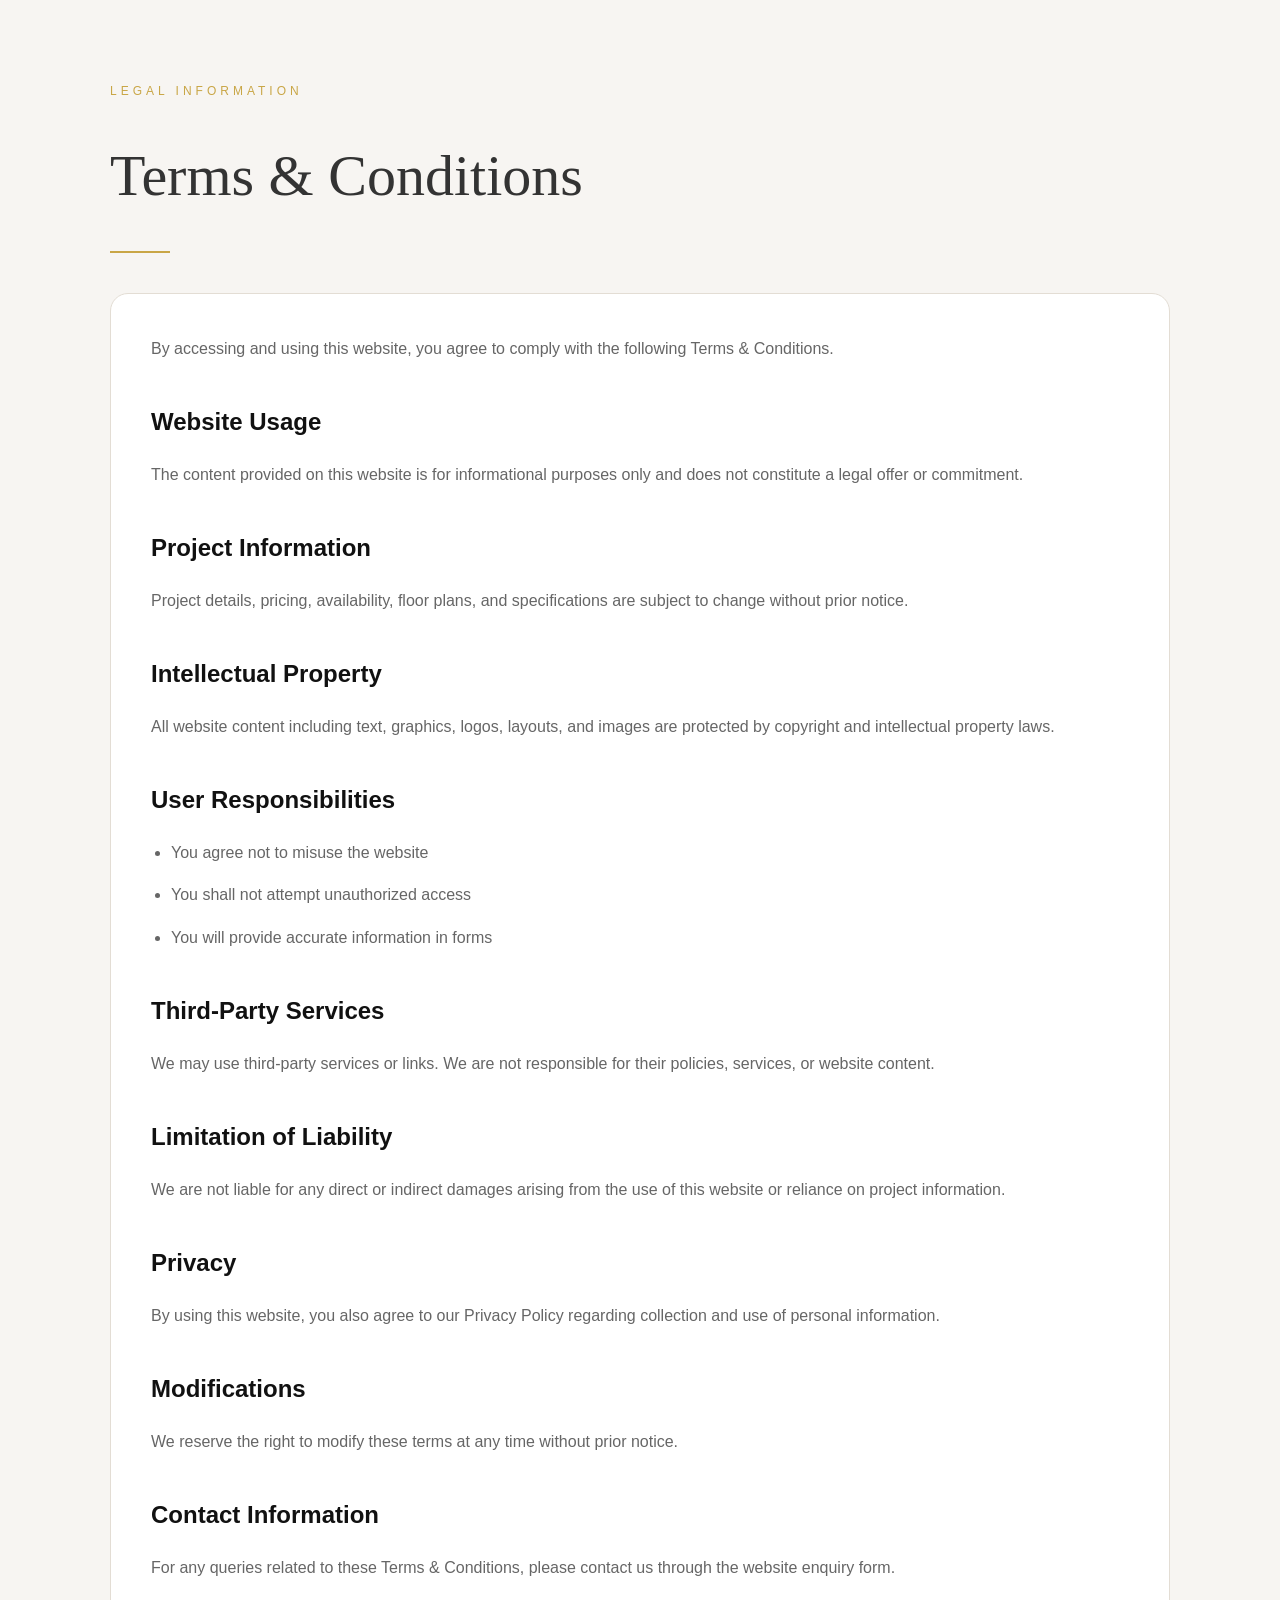
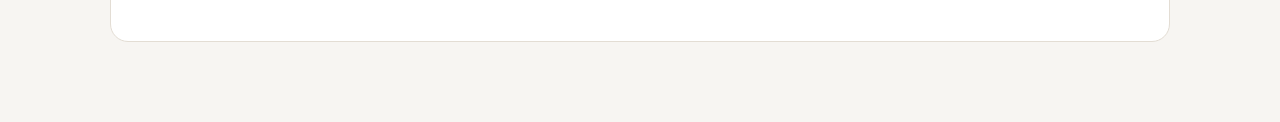
<file: terms_condition.html>
<!DOCTYPE html>
<html lang="en">
<head>
  <meta charset="UTF-8">
  <meta name="viewport" content="width=device-width, initial-scale=1.0">
  <title>Terms & Conditions</title>

  <style>

    *{
      margin:0;
      padding:0;
      box-sizing:border-box;
      font-family: Arial, sans-serif;
    }

    body{
      background:#f7f5f2;
      color:#333;
      line-height:1.9;
    }

    .terms-section{
      max-width:1100px;
      margin:auto;
      padding:80px 20px;
    }

    .small-title{
      color:#c9a646;
      text-transform:uppercase;
      letter-spacing:4px;
      font-size:12px;
      margin-bottom:18px;
    }

    .main-title{
      font-size:58px;
      font-family: Georgia, serif;
      font-weight:300;
      margin-bottom:20px;
    }

    .gold-line{
      width:60px;
      height:2px;
      background:#c9a646;
      margin-bottom:40px;
    }

    .terms-content{
      background:#fff;
      border:1px solid #e3ddd4;
      border-radius:18px;
      padding:40px;
    }

    .terms-content h3{
      margin-top:35px;
      margin-bottom:15px;
      color:#111;
      font-size:24px;
    }

    .terms-content p{
      margin-bottom:18px;
      color:#666;
      font-size:16px;
    }

    .terms-content ul{
      margin-left:20px;
      color:#666;
    }

    .terms-content li{
      margin-bottom:12px;
    }

    @media(max-width:768px){

      .main-title{
        font-size:42px;
      }

      .terms-content{
        padding:25px;
      }

    }

  </style>
</head>
<body>

  <section class="terms-section">

    <div class="small-title">
      Legal Information
    </div>

    <h1 class="main-title">
      Terms & Conditions
    </h1>

    <div class="gold-line"></div>

    <div class="terms-content">

      <p>
        By accessing and using this website, you agree
        to comply with the following Terms & Conditions.
      </p>

      <h3>Website Usage</h3>

      <p>
        The content provided on this website is for
        informational purposes only and does not constitute
        a legal offer or commitment.
      </p>

      <h3>Project Information</h3>

      <p>
        Project details, pricing, availability, floor plans,
        and specifications are subject to change without prior notice.
      </p>

      <h3>Intellectual Property</h3>

      <p>
        All website content including text, graphics,
        logos, layouts, and images are protected by
        copyright and intellectual property laws.
      </p>

      <h3>User Responsibilities</h3>

      <ul>
        <li>You agree not to misuse the website</li>
        <li>You shall not attempt unauthorized access</li>
        <li>You will provide accurate information in forms</li>
      </ul>

      <h3>Third-Party Services</h3>

      <p>
        We may use third-party services or links.
        We are not responsible for their policies,
        services, or website content.
      </p>

      <h3>Limitation of Liability</h3>

      <p>
        We are not liable for any direct or indirect damages
        arising from the use of this website or reliance on
        project information.
      </p>

      <h3>Privacy</h3>

      <p>
        By using this website, you also agree to our
        Privacy Policy regarding collection and use
        of personal information.
      </p>

      <h3>Modifications</h3>

      <p>
        We reserve the right to modify these terms
        at any time without prior notice.
      </p>

      <h3>Contact Information</h3>

      <p>
        For any queries related to these Terms & Conditions,
        please contact us through the website enquiry form.
      </p>

    </div>

  </section>

</body>
</html>
</file>
